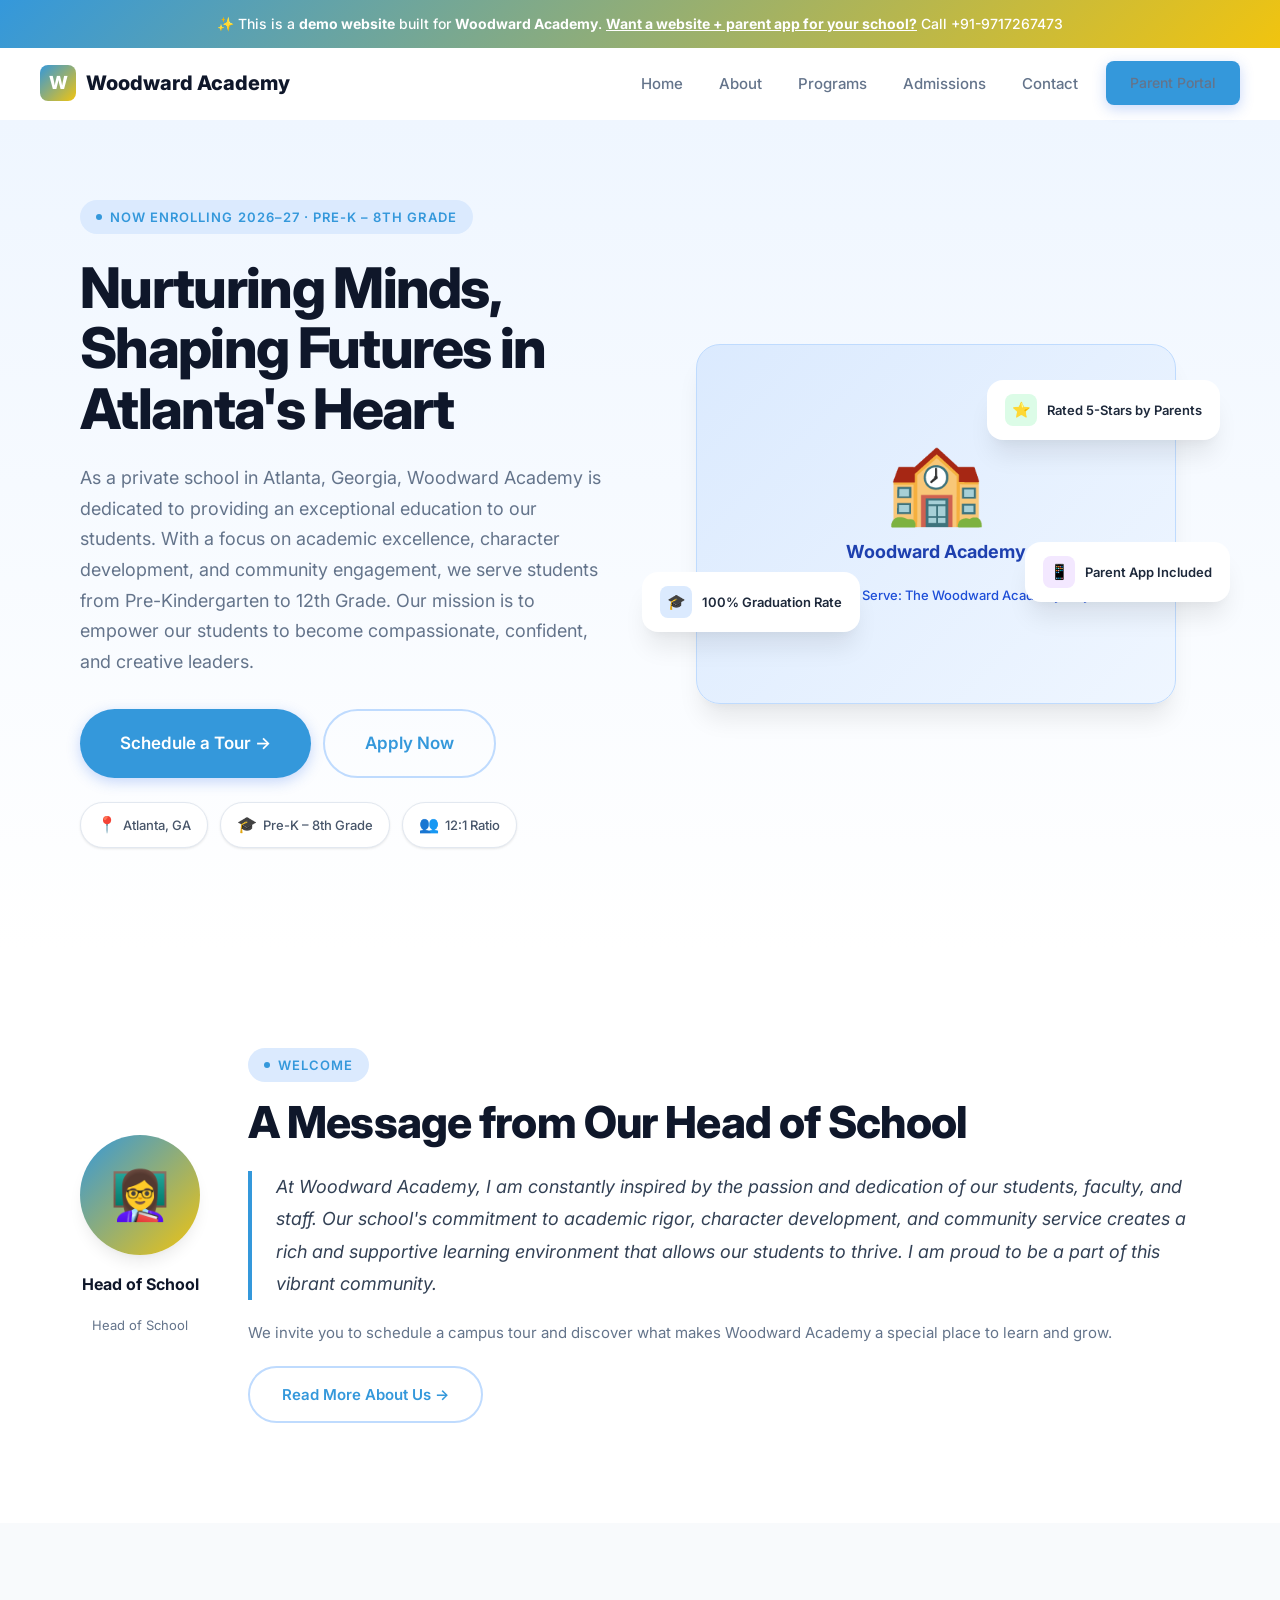
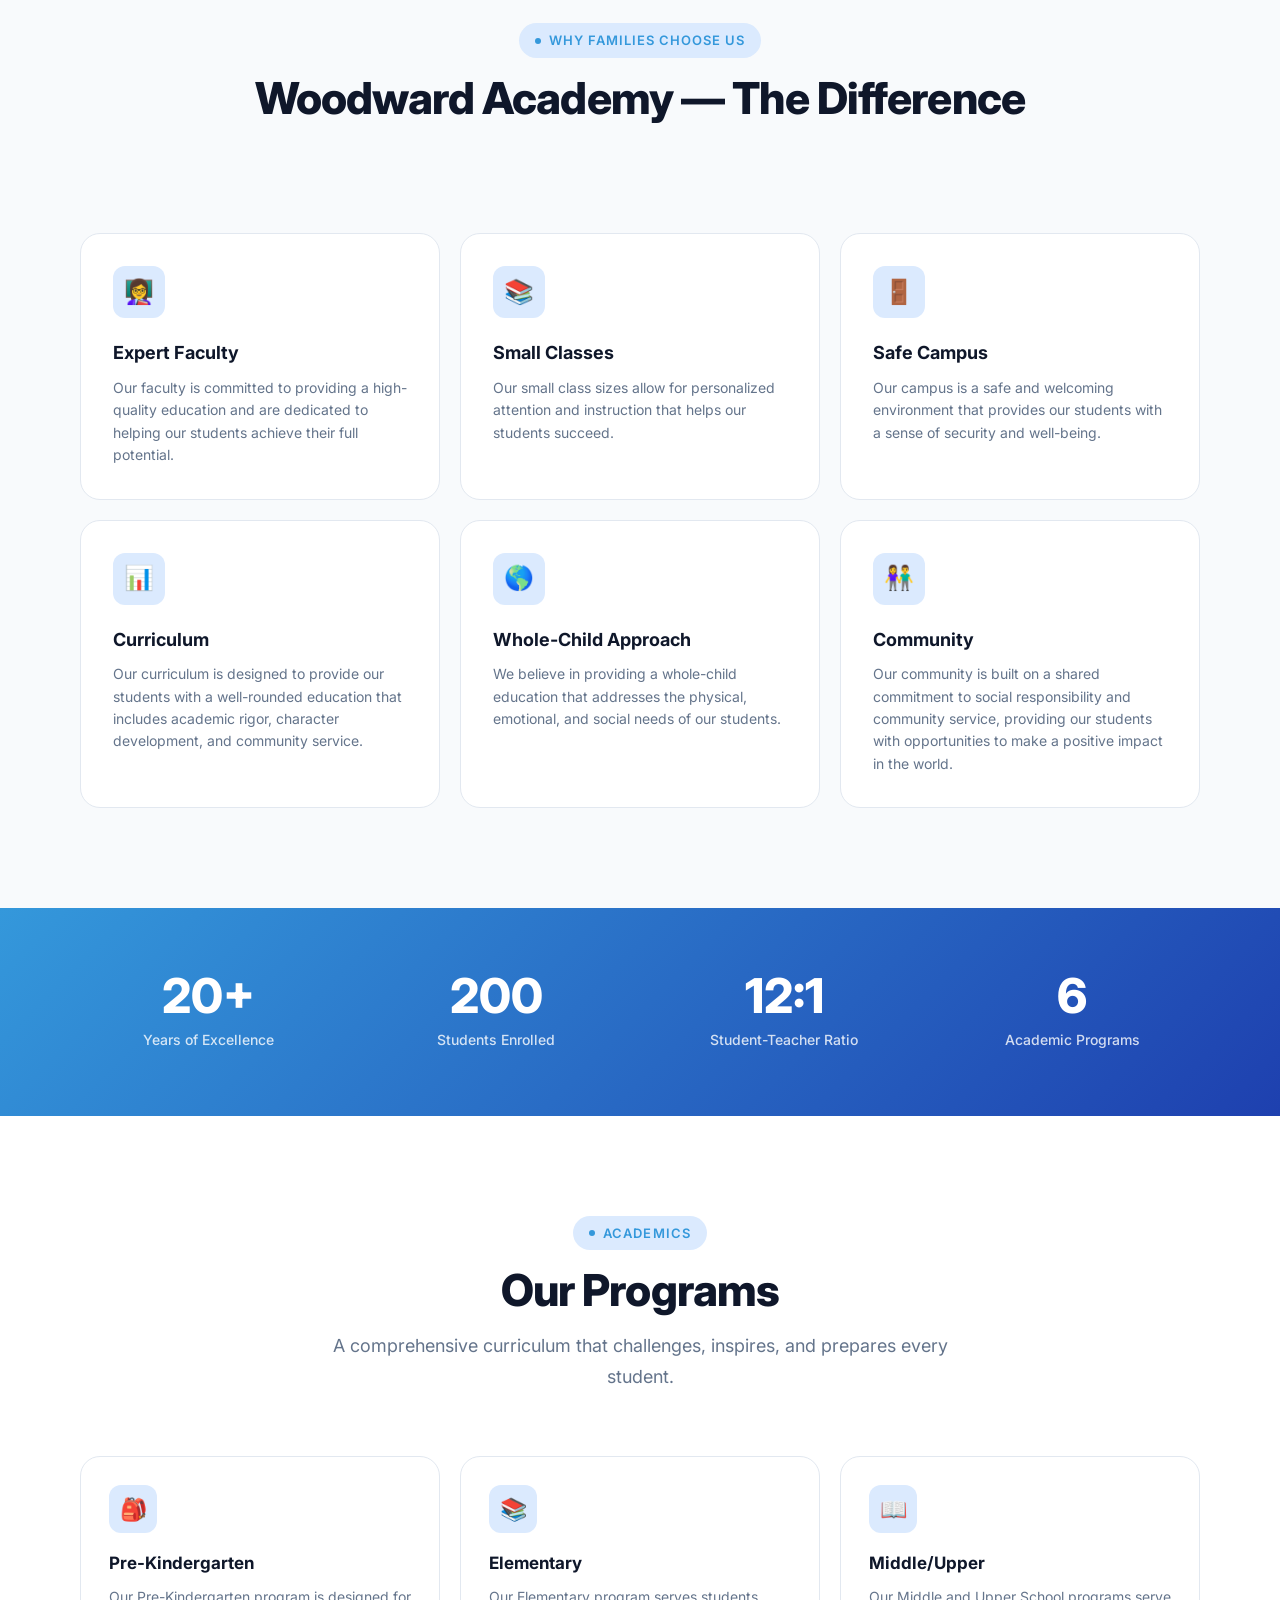
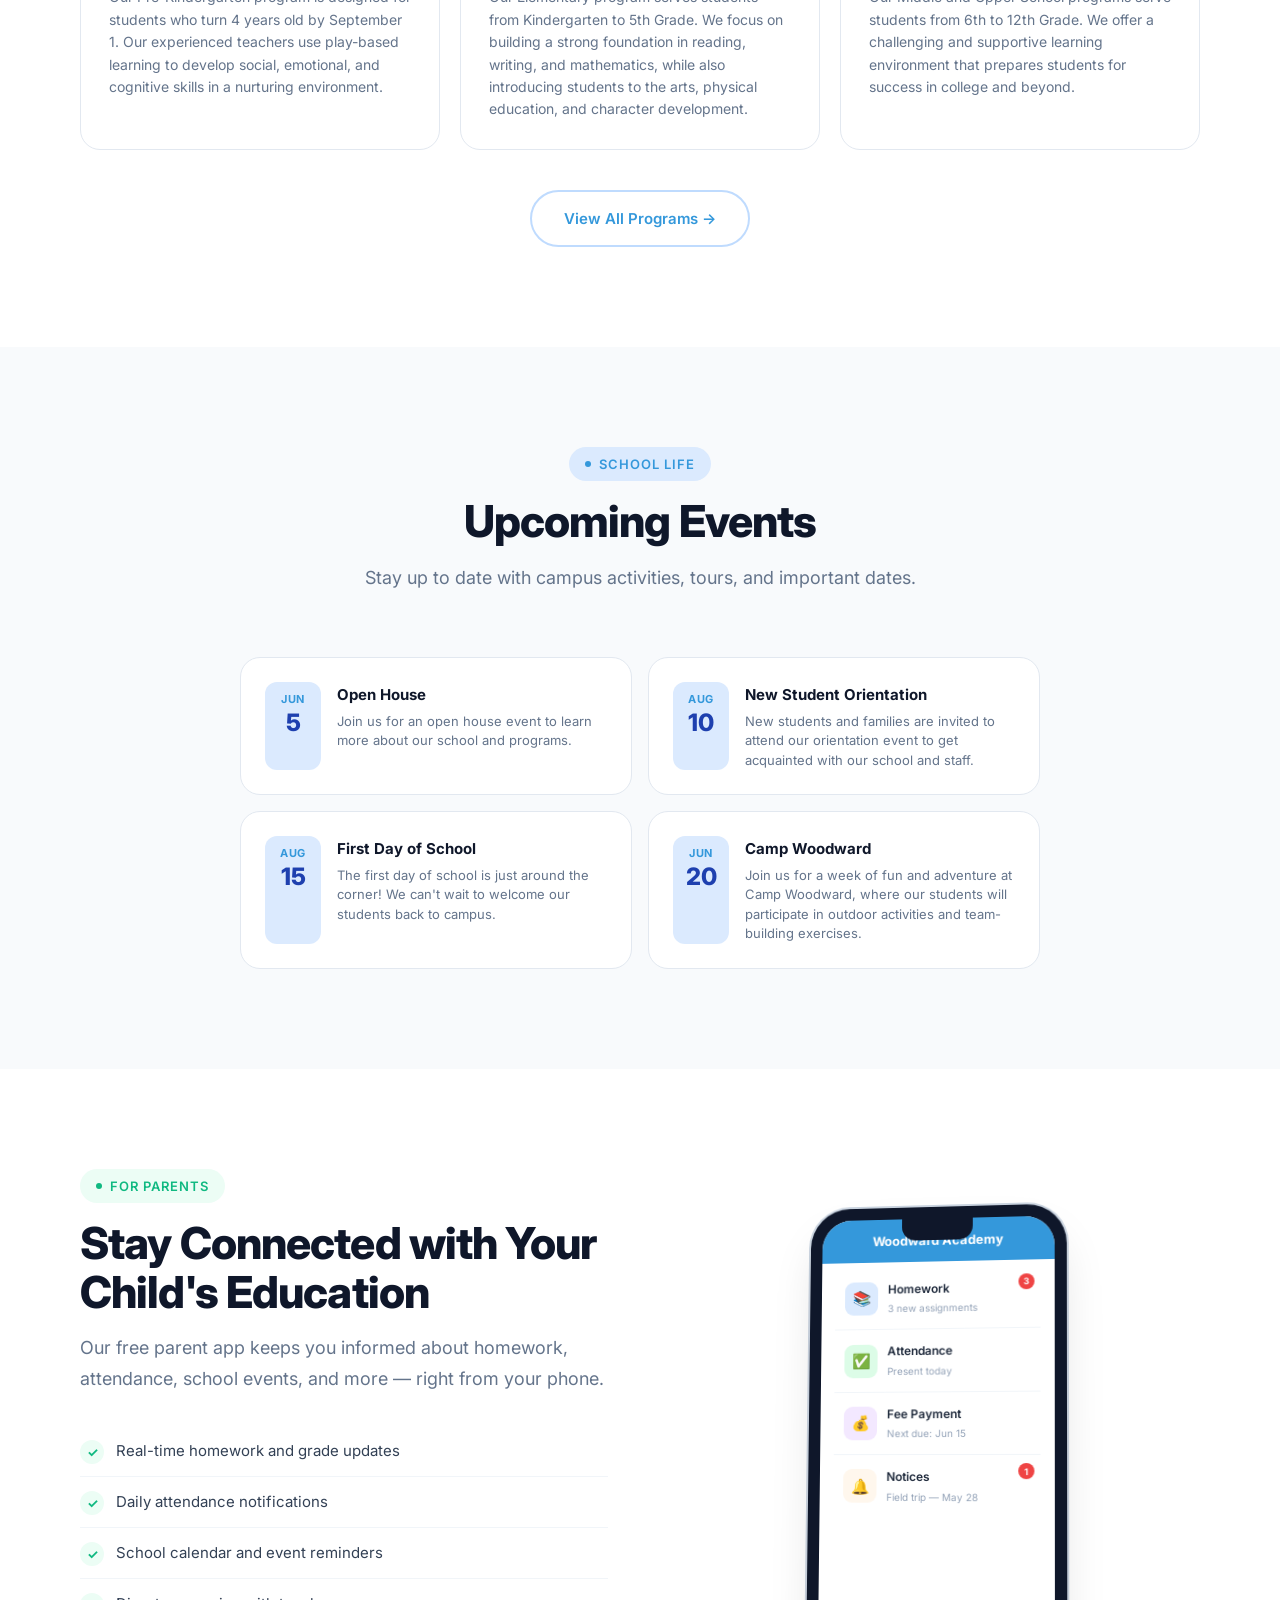
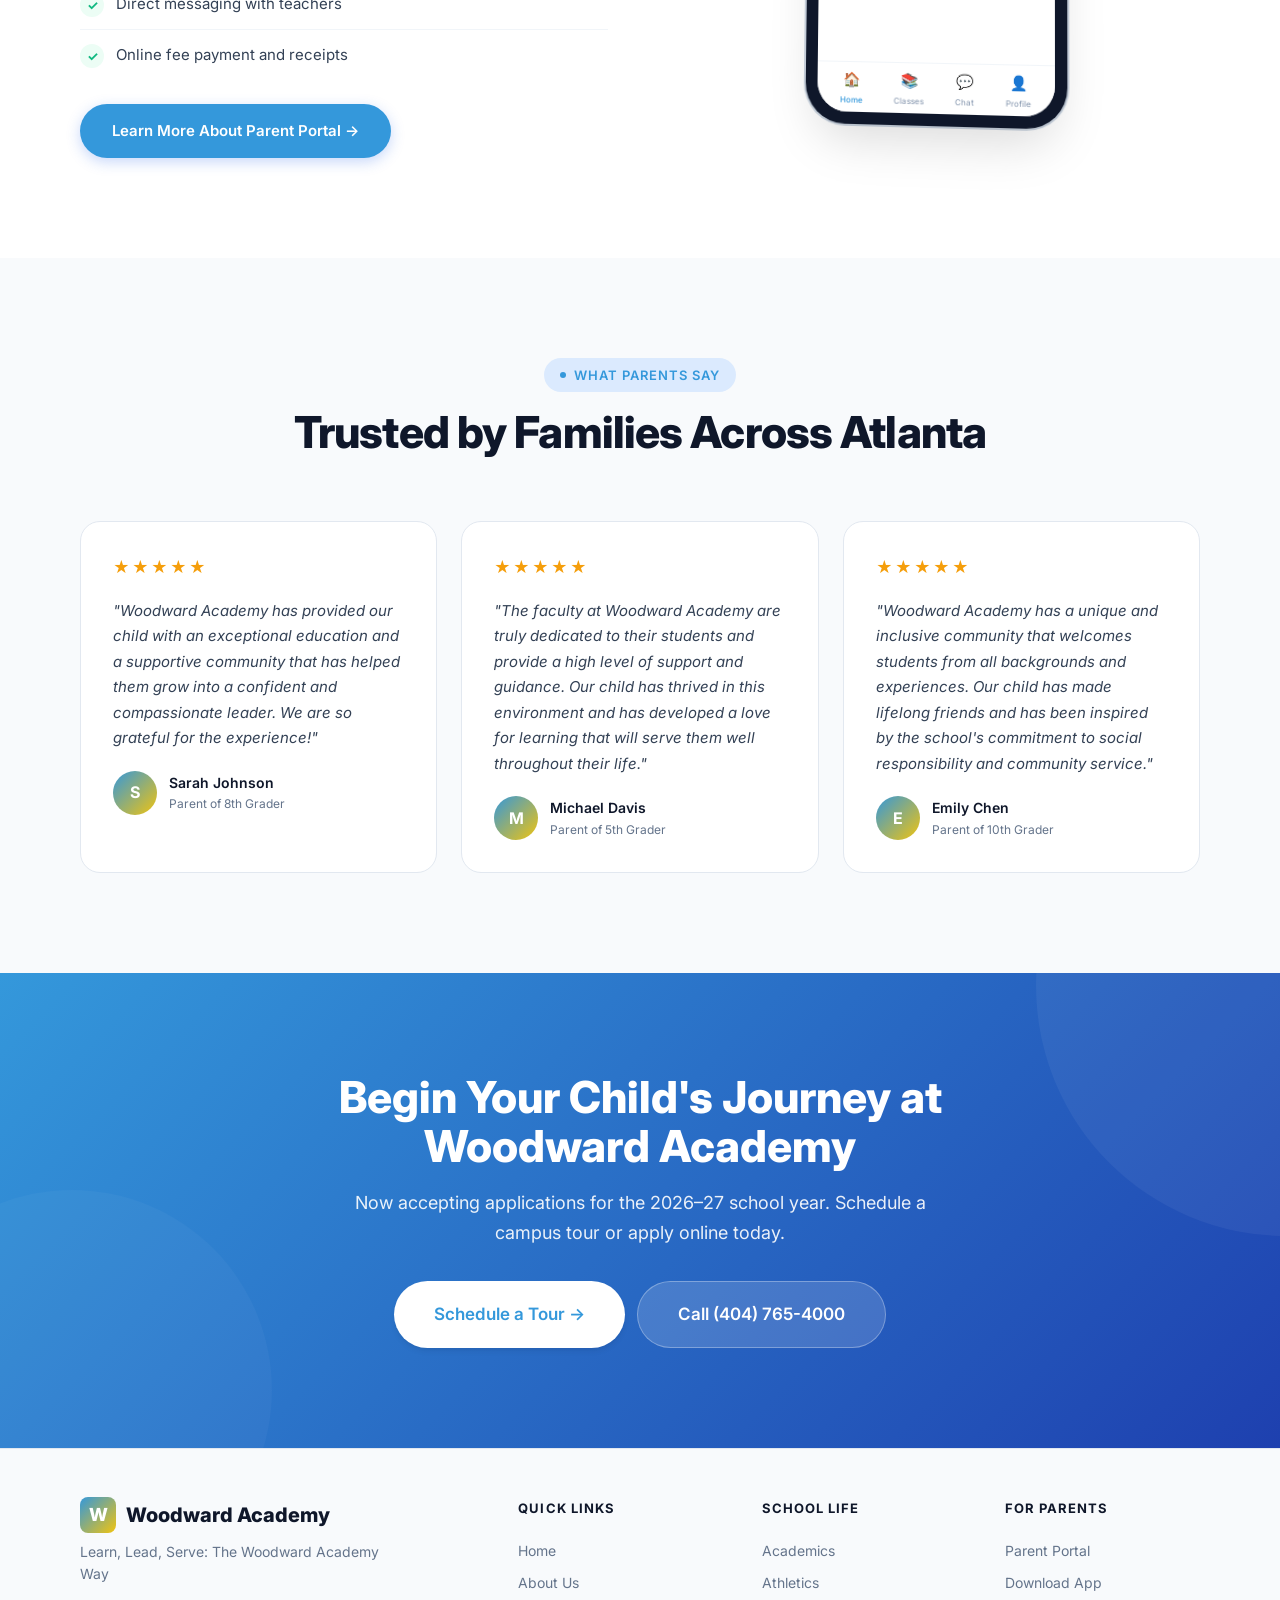
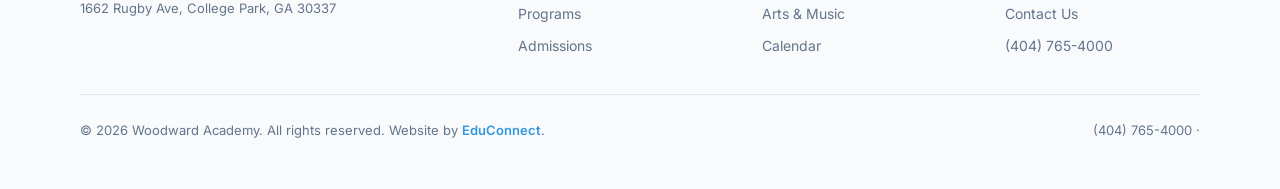
<file: index.html>
<!DOCTYPE html><html lang="en"><head>
  <meta charset="UTF-8"><meta name="viewport" content="width=device-width,initial-scale=1.0">
  <title>Home — Woodward Academy</title>
  <meta name="description" content="Home — Woodward Academy, a premier school in Atlanta, GA serving Pre-K – 8th Grade.">
  <meta property="og:title" content="Home — Woodward Academy"><meta property="og:type" content="website">
  <link rel="preconnect" href="https://fonts.googleapis.com"><link rel="preconnect" href="https://fonts.gstatic.com" crossorigin>
  <link href="https://fonts.googleapis.com/css2?family=Inter:wght@400;500;600;700;800&display=swap" rel="stylesheet">
  <link rel="stylesheet" href="/styles.css"><script src="/main.js" defer></script>
</head><body><div class="demo-banner">
  ✨ This is a <strong>demo website</strong> built for <strong>Woodward Academy</strong>.
  <a href="mailto:bhupender@myfirststepschool.com">Want a website + parent app for your school?</a> Call +91-9717267473
</div>
<nav class="navbar">
  <a href="/" class="logo"><span class="logo-icon">W</span>Woodward Academy</a>
  <div class="nav-links">
    <a href="/">Home</a>
    <a href="/about.html">About</a>
    <a href="/programs.html">Programs</a>
    <a href="/admissions.html">Admissions</a>
    <a href="/contact.html">Contact</a>
    <a href="/parents.html" class="btn btn-primary" style="padding:10px 24px;font-size:14px">Parent Portal</a>
  </div>
  <button class="hamburger" aria-label="Toggle menu"><span></span><span></span><span></span></button>
</nav><main>
<section class="hero"><div class="container"><div class="hero-inner">
  <div class="hero-content">
    <div class="badge animate-on-scroll mb-6">Now Enrolling 2026–27 · Pre-K – 8th Grade</div>
    <h1 class="heading-xl animate-on-scroll mb-6">Nurturing Minds, Shaping Futures in Atlanta's Heart</h1>
    <p class="text-lg text-muted animate-on-scroll mb-8">As a private school in Atlanta, Georgia, Woodward Academy is dedicated to providing an exceptional education to our students. With a focus on academic excellence, character development, and community engagement, we serve students from Pre-Kindergarten to 12th Grade. Our mission is to empower our students to become compassionate, confident, and creative leaders.</p>
    <div class="hero-actions animate-on-scroll">
      <a href="/admissions.html" class="btn btn-primary btn-lg">Schedule a Tour →</a>
      <a href="/admissions.html" class="btn btn-outline btn-lg">Apply Now</a>
    </div>
    <div class="hero-info-cards animate-on-scroll" style="margin-top:24px">
      <div class="info-chip"><span class="ic-icon">📍</span> Atlanta, GA</div>
      <div class="info-chip"><span class="ic-icon">🎓</span> Pre-K – 8th Grade</div>
      <div class="info-chip"><span class="ic-icon">👥</span> 12:1 Ratio</div>
    </div>
  </div>
  <div class="hero-visual animate-on-scroll">
    <div class="school-illustration"><div class="school-illustration-inner">
      <div class="school-building">🏫</div><h3>Woodward Academy</h3><p>Learn, Lead, Serve: The Woodward Academy Way</p>
    </div></div>
    <div class="float-card card-1"><div class="fc-icon green">⭐</div>Rated 5-Stars by Parents</div>
    <div class="float-card card-2"><div class="fc-icon blue">🎓</div>100% Graduation Rate</div>
    <div class="float-card card-3"><div class="fc-icon purple">📱</div>Parent App Included</div>
  </div>
</div></div></section>

<section class="welcome-section section-padding"><div class="container"><div class="welcome-grid">
  <div class="principal-card animate-on-scroll">
    <div class="principal-avatar">👩‍🏫</div>
    <div class="principal-name">Head of School</div><div class="principal-title">Head of School</div>
  </div>
  <div class="welcome-text animate-on-scroll">
    <div class="badge mb-4">Welcome</div>
    <h2 class="heading-lg mb-6">A Message from Our Head of School</h2>
    <blockquote>At Woodward Academy, I am constantly inspired by the passion and dedication of our students, faculty, and staff. Our school's commitment to academic rigor, character development, and community service creates a rich and supportive learning environment that allows our students to thrive. I am proud to be a part of this vibrant community.</blockquote>
    <p>We invite you to schedule a campus tour and discover what makes Woodward Academy a special place to learn and grow.</p>
    <a href="/about.html" class="btn btn-outline" style="margin-top:20px">Read More About Us →</a>
  </div>
</div></div></section>

<section class="features-section section-padding"><div class="container">
  <div class="text-center mb-16">
    <div class="badge animate-on-scroll mb-4">Why Families Choose Us</div>
    <h2 class="heading-lg animate-on-scroll mb-4">Woodward Academy — The Difference</h2>
    <p class="text-lg text-muted max-w-lg mx-auto animate-on-scroll">Discover why families across Atlanta trust us with their children's education.</p>
  </div>
  <div class="features-grid">
      <div class="feature-card animate-on-scroll stagger-1">
        <div class="feature-icon">👩‍🏫</div><h3>Expert Faculty</h3><p>Our faculty is committed to providing a high-quality education and are dedicated to helping our students achieve their full potential.</p>
      </div>
      <div class="feature-card animate-on-scroll stagger-2">
        <div class="feature-icon">📚</div><h3>Small Classes</h3><p>Our small class sizes allow for personalized attention and instruction that helps our students succeed.</p>
      </div>
      <div class="feature-card animate-on-scroll stagger-3">
        <div class="feature-icon">🚪</div><h3>Safe Campus</h3><p>Our campus is a safe and welcoming environment that provides our students with a sense of security and well-being.</p>
      </div>
      <div class="feature-card animate-on-scroll stagger-4">
        <div class="feature-icon">📊</div><h3>Curriculum</h3><p>Our curriculum is designed to provide our students with a well-rounded education that includes academic rigor, character development, and community service.</p>
      </div>
      <div class="feature-card animate-on-scroll stagger-5">
        <div class="feature-icon">🌎</div><h3>Whole-Child Approach</h3><p>We believe in providing a whole-child education that addresses the physical, emotional, and social needs of our students.</p>
      </div>
      <div class="feature-card animate-on-scroll stagger-6">
        <div class="feature-icon">👫</div><h3>Community</h3><p>Our community is built on a shared commitment to social responsibility and community service, providing our students with opportunities to make a positive impact in the world.</p>
      </div></div>
</div></section>

<section class="stats-section"><div class="container"><div class="stats-grid">
  <div class="animate-on-scroll stagger-1"><div class="stat-value" data-count="20" data-suffix="+">0+</div><div class="stat-label">Years of Excellence</div></div>
  <div class="animate-on-scroll stagger-2"><div class="stat-value" data-count="200">0</div><div class="stat-label">Students Enrolled</div></div>
  <div class="animate-on-scroll stagger-3"><div class="stat-value">12:1</div><div class="stat-label">Student-Teacher Ratio</div></div>
  <div class="animate-on-scroll stagger-4"><div class="stat-value" data-count="6">0</div><div class="stat-label">Academic Programs</div></div>
</div></div></section>

<section class="programs-section section-padding"><div class="container">
  <div class="text-center mb-16">
    <div class="badge animate-on-scroll mb-4">Academics</div>
    <h2 class="heading-lg animate-on-scroll mb-4">Our Programs</h2>
    <p class="text-lg text-muted max-w-lg mx-auto animate-on-scroll">A comprehensive curriculum that challenges, inspires, and prepares every student.</p>
  </div>
  <div class="programs-grid">
      <div class="program-card animate-on-scroll stagger-1">
        <div class="program-icon">🎒</div><h3>Pre-Kindergarten</h3><p>Our Pre-Kindergarten program is designed for students who turn 4 years old by September 1. Our experienced teachers use play-based learning to develop social, emotional, and cognitive skills in a nurturing environment.</p>
      </div>
      <div class="program-card animate-on-scroll stagger-2">
        <div class="program-icon">📚</div><h3>Elementary</h3><p>Our Elementary program serves students from Kindergarten to 5th Grade. We focus on building a strong foundation in reading, writing, and mathematics, while also introducing students to the arts, physical education, and character development.</p>
      </div>
      <div class="program-card animate-on-scroll stagger-3">
        <div class="program-icon">📖</div><h3>Middle/Upper</h3><p>Our Middle and Upper School programs serve students from 6th to 12th Grade. We offer a challenging and supportive learning environment that prepares students for success in college and beyond.</p>
      </div></div>
  <div class="text-center animate-on-scroll" style="margin-top:40px"><a href="/programs.html" class="btn btn-outline">View All Programs →</a></div>
</div></section>

<section class="events-section section-padding"><div class="container">
  <div class="text-center mb-16">
    <div class="badge animate-on-scroll mb-4">School Life</div>
    <h2 class="heading-lg animate-on-scroll mb-4">Upcoming Events</h2>
    <p class="text-lg text-muted max-w-lg mx-auto animate-on-scroll">Stay up to date with campus activities, tours, and important dates.</p>
  </div>
  <div class="events-grid"><div class="event-card animate-on-scroll stagger-1">
        <div class="event-date"><div class="month">Jun</div><div class="day">5</div></div>
        <div class="event-info"><h4>Open House</h4><p>Join us for an open house event to learn more about our school and programs.</p></div>
      </div><div class="event-card animate-on-scroll stagger-2">
        <div class="event-date"><div class="month">Aug</div><div class="day">10</div></div>
        <div class="event-info"><h4>New Student Orientation</h4><p>New students and families are invited to attend our orientation event to get acquainted with our school and staff.</p></div>
      </div><div class="event-card animate-on-scroll stagger-3">
        <div class="event-date"><div class="month">Aug</div><div class="day">15</div></div>
        <div class="event-info"><h4>First Day of School</h4><p>The first day of school is just around the corner! We can't wait to welcome our students back to campus.</p></div>
      </div><div class="event-card animate-on-scroll stagger-4">
        <div class="event-date"><div class="month">Jun</div><div class="day">20</div></div>
        <div class="event-info"><h4>Camp Woodward</h4><p>Join us for a week of fun and adventure at Camp Woodward, where our students will participate in outdoor activities and team-building exercises.</p></div>
      </div></div>
</div></section>

<section class="portal-section section-padding"><div class="container"><div class="portal-grid">
  <div>
    <div class="badge accent animate-on-scroll mb-4">For Parents</div>
    <h2 class="heading-lg animate-on-scroll mb-4">Stay Connected with Your Child's Education</h2>
    <p class="text-lg text-muted animate-on-scroll mb-8">Our free parent app keeps you informed about homework, attendance, school events, and more — right from your phone.</p>
    <ul class="portal-features animate-on-scroll">
      <li><span class="pf-icon">✓</span>Real-time homework and grade updates</li>
      <li><span class="pf-icon">✓</span>Daily attendance notifications</li>
      <li><span class="pf-icon">✓</span>School calendar and event reminders</li>
      <li><span class="pf-icon">✓</span>Direct messaging with teachers</li>
      <li><span class="pf-icon">✓</span>Online fee payment and receipts</li>
    </ul>
    <a href="/parents.html" class="btn btn-primary animate-on-scroll" style="margin-top:24px">Learn More About Parent Portal →</a>
  </div>
  <div class="animate-on-scroll" style="display:flex;justify-content:center">
    <div class="phone-mockup"><div class="phone-screen">
      <div class="phone-status-bar">Woodward Academy</div>
      <div class="phone-screen-content">
        <div class="phone-nav-item"><div class="phone-nav-icon blue">📚</div><div><div class="phone-nav-label">Homework</div><div class="phone-nav-sub">3 new assignments</div></div><div class="phone-badge">3</div></div>
        <div class="phone-nav-item"><div class="phone-nav-icon green">✅</div><div><div class="phone-nav-label">Attendance</div><div class="phone-nav-sub">Present today</div></div></div>
        <div class="phone-nav-item"><div class="phone-nav-icon purple">💰</div><div><div class="phone-nav-label">Fee Payment</div><div class="phone-nav-sub">Next due: Jun 15</div></div></div>
        <div class="phone-nav-item"><div class="phone-nav-icon orange">🔔</div><div><div class="phone-nav-label">Notices</div><div class="phone-nav-sub">Field trip — May 28</div></div><div class="phone-badge">1</div></div>
      </div>
      <div class="phone-bottom-bar">
        <div class="phone-tab active"><div style="font-size:14px">🏠</div>Home</div>
        <div class="phone-tab"><div style="font-size:14px">📚</div>Classes</div>
        <div class="phone-tab"><div style="font-size:14px">💬</div>Chat</div>
        <div class="phone-tab"><div style="font-size:14px">👤</div>Profile</div>
      </div>
    </div></div>
  </div>
</div></div></section>

<section class="testimonials-section section-padding"><div class="container">
  <div class="text-center mb-16">
    <div class="badge animate-on-scroll mb-4">What Parents Say</div>
    <h2 class="heading-lg animate-on-scroll mb-4">Trusted by Families Across Atlanta</h2>
  </div>
  <div class="testimonials-grid">
      <div class="testimonial-card animate-on-scroll stagger-1">
        <div class="stars"><span class="star">★</span><span class="star">★</span><span class="star">★</span><span class="star">★</span><span class="star">★</span></div>
        <p class="testimonial-text">"Woodward Academy has provided our child with an exceptional education and a supportive community that has helped them grow into a confident and compassionate leader. We are so grateful for the experience!"</p>
        <div class="testimonial-author"><div class="author-avatar">S</div>
        <div class="author-info"><div class="author-name">Sarah Johnson</div><div class="author-role">Parent of 8th Grader</div></div></div>
      </div>
      <div class="testimonial-card animate-on-scroll stagger-2">
        <div class="stars"><span class="star">★</span><span class="star">★</span><span class="star">★</span><span class="star">★</span><span class="star">★</span></div>
        <p class="testimonial-text">"The faculty at Woodward Academy are truly dedicated to their students and provide a high level of support and guidance. Our child has thrived in this environment and has developed a love for learning that will serve them well throughout their life."</p>
        <div class="testimonial-author"><div class="author-avatar">M</div>
        <div class="author-info"><div class="author-name">Michael Davis</div><div class="author-role">Parent of 5th Grader</div></div></div>
      </div>
      <div class="testimonial-card animate-on-scroll stagger-3">
        <div class="stars"><span class="star">★</span><span class="star">★</span><span class="star">★</span><span class="star">★</span><span class="star">★</span></div>
        <p class="testimonial-text">"Woodward Academy has a unique and inclusive community that welcomes students from all backgrounds and experiences. Our child has made lifelong friends and has been inspired by the school's commitment to social responsibility and community service."</p>
        <div class="testimonial-author"><div class="author-avatar">E</div>
        <div class="author-info"><div class="author-name">Emily Chen</div><div class="author-role">Parent of 10th Grader</div></div></div>
      </div></div>
</div></section>

<section class="cta-section"><div class="container"><div class="cta-content animate-on-scroll">
  <h2>Begin Your Child's Journey at Woodward Academy</h2>
  <p>Now accepting applications for the 2026–27 school year. Schedule a campus tour or apply online today.</p>
  <div class="cta-actions">
    <a href="/admissions.html" class="btn btn-white btn-lg">Schedule a Tour →</a>
    <a href="tel:(404) 765-4000" class="btn btn-lg" style="background:rgba(255,255,255,.15);color:white;border:1px solid rgba(255,255,255,.3)">Call (404) 765-4000</a>
  </div>
</div></div></section>
</main><footer class="footer">
  <div class="container">
    <div class="footer-grid">
      <div class="footer-brand">
        <div class="logo" style="margin-bottom:8px"><span class="logo-icon">W</span>Woodward Academy</div>
        <p>Learn, Lead, Serve: The Woodward Academy Way</p>
        <p style="margin-top:12px;font-size:13px">1662 Rugby Ave, College Park, GA 30337</p>
      </div>
      <div class="footer-col"><h4>Quick Links</h4><a href="/">Home</a><a href="/about.html">About Us</a><a href="/programs.html">Programs</a><a href="/admissions.html">Admissions</a></div>
      <div class="footer-col"><h4>School Life</h4><a href="/programs.html">Academics</a><a href="/programs.html">Athletics</a><a href="/programs.html">Arts &amp; Music</a><a href="/contact.html">Calendar</a></div>
      <div class="footer-col"><h4>For Parents</h4><a href="/parents.html">Parent Portal</a><a href="/parents.html">Download App</a><a href="/contact.html">Contact Us</a><a href="tel:(404) 765-4000">(404) 765-4000</a></div>
    </div>
    <div class="footer-bottom">
      <p>&copy; 2026 Woodward Academy. All rights reserved. Website by <a href="mailto:bhupender@myfirststepschool.com">EduConnect</a>.</p>
      <p>(404) 765-4000 &middot; <a href="mailto:"></a></p>
    </div>
  </div>
</footer></body></html>
</file>
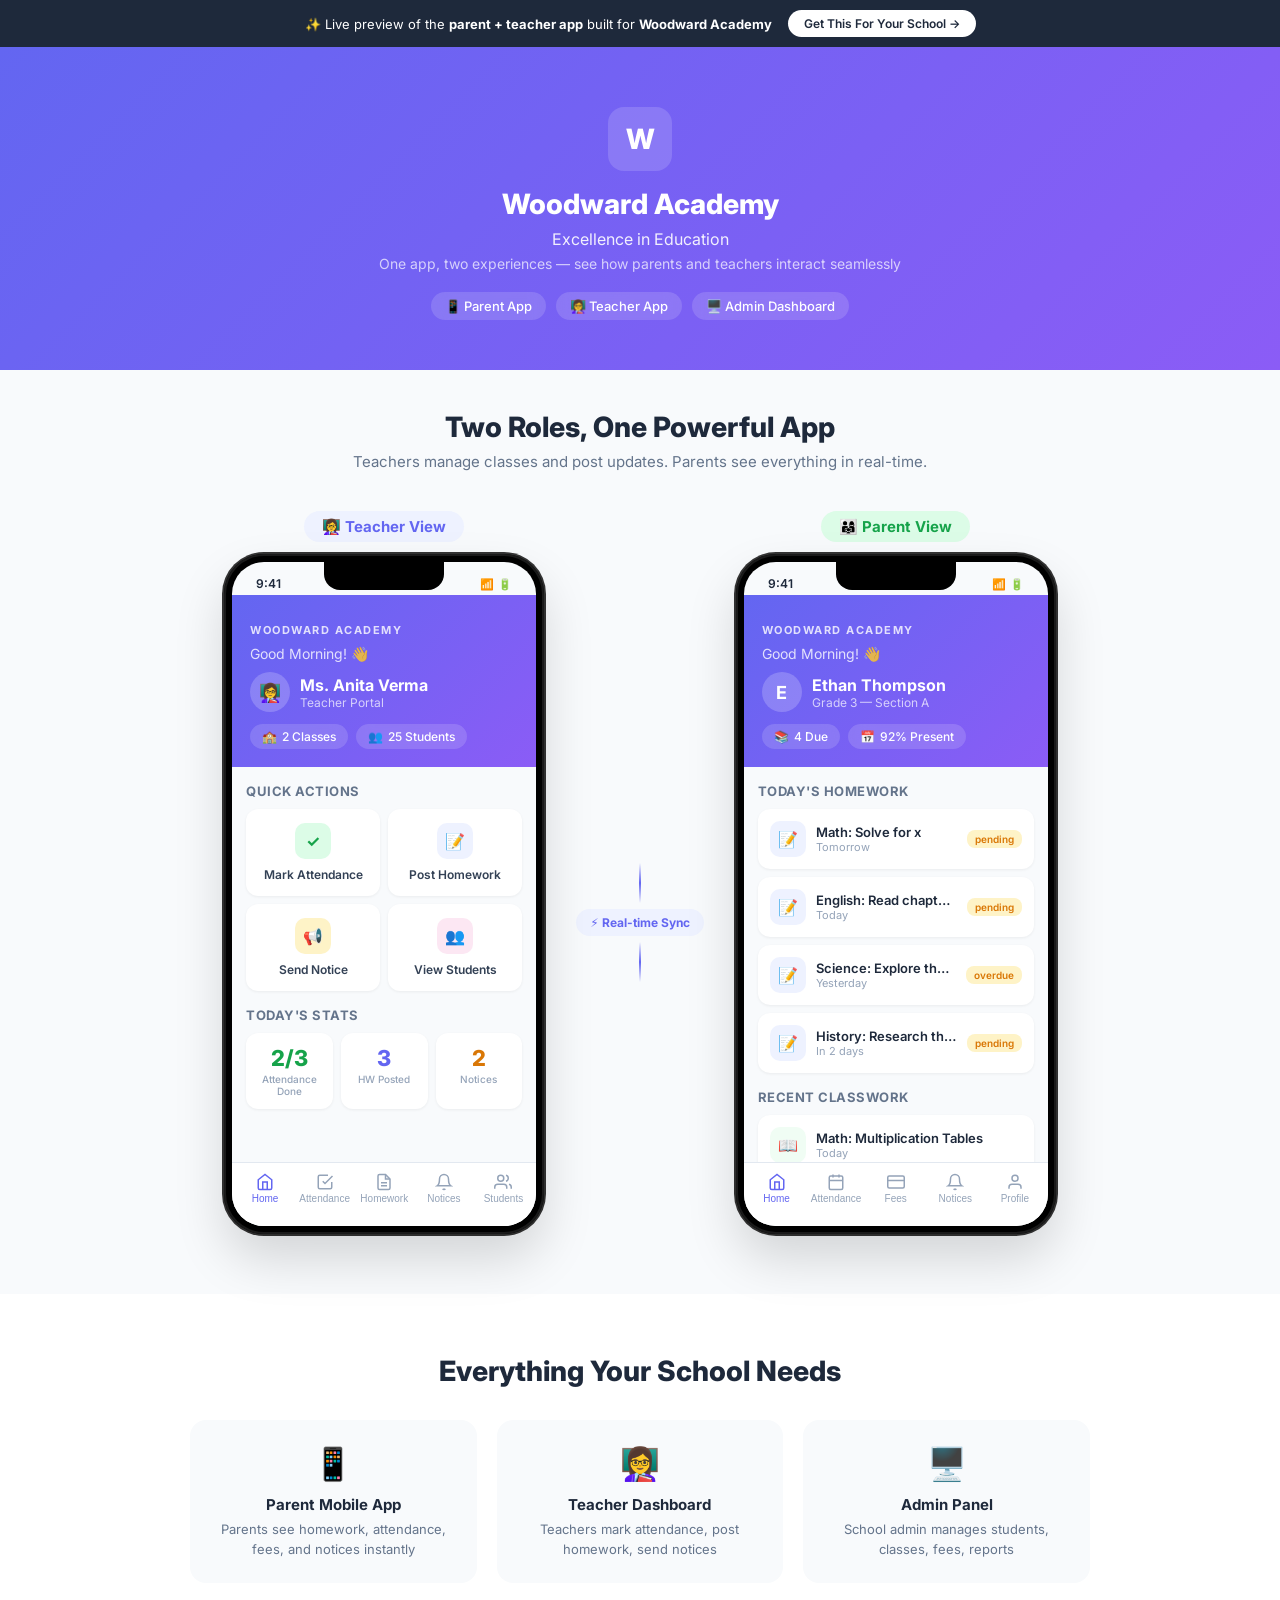
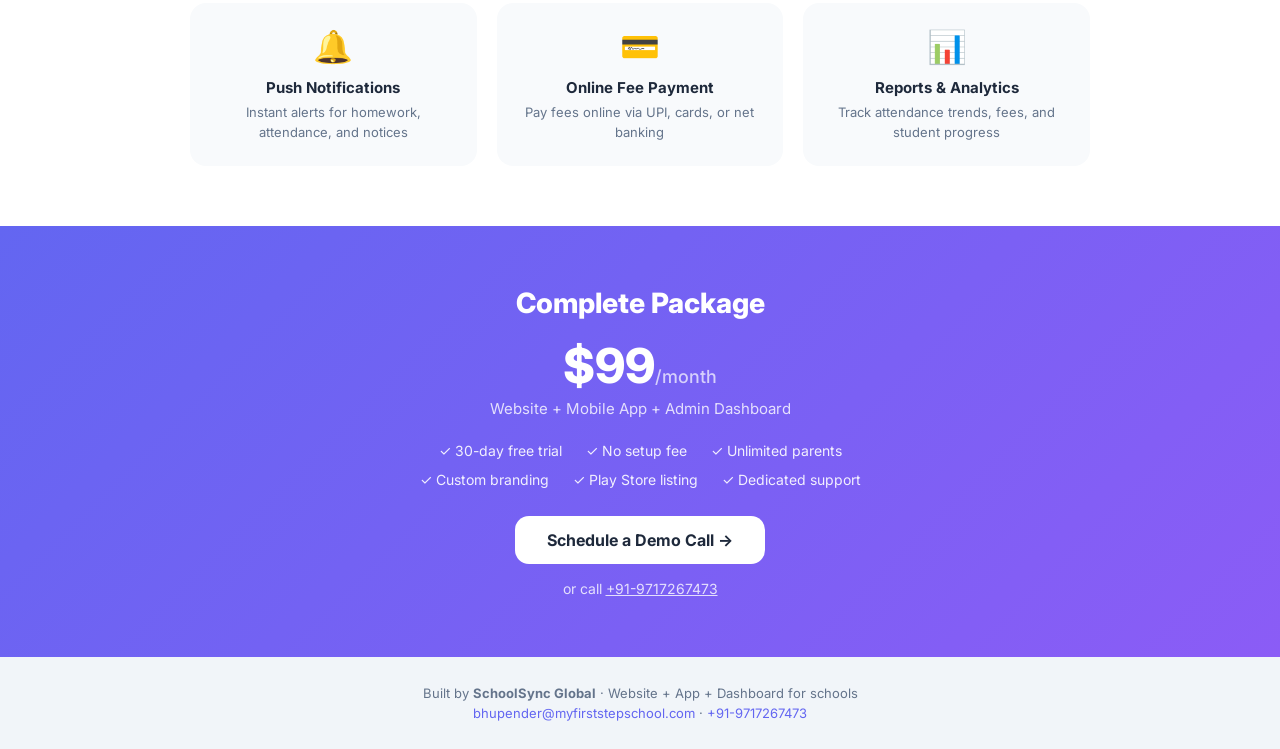
<file: app/index.html>
<!DOCTYPE html>
<html lang="en">
<head>
  <meta charset="UTF-8">
  <meta name="viewport" content="width=device-width,initial-scale=1.0">
  <title>Woodward Academy — App Preview</title>
  <meta name="description" content="See how the Woodward Academy parent &amp; teacher app would look. Homework, attendance, fees, notices — all in one app.">
  <link rel="preconnect" href="https://fonts.googleapis.com">
  <link rel="preconnect" href="https://fonts.gstatic.com" crossorigin>
  <link href="https://fonts.googleapis.com/css2?family=Inter:wght@400;500;600;700;800&display=swap" rel="stylesheet">
  <link rel="stylesheet" href="/app/styles.css">
</head>
<body>
  <!-- Top banner -->
  <div class="demo-banner">
    <div class="banner-inner">
      <span>✨ Live preview of the <strong>parent + teacher app</strong> built for <strong>Woodward Academy</strong></span>
      <a href="mailto:bhupender@myfirststepschool.com" class="banner-cta">Get This For Your School →</a>
    </div>
  </div>

  <!-- Hero section -->
  <div class="hero-section" style="background:linear-gradient(135deg,#6366F1,#8B5CF6)">
    <div class="hero-content">
      <div class="hero-logo" style="background:rgba(255,255,255,.15)">W</div>
      <h1>Woodward Academy</h1>
      <p class="hero-tagline">Excellence in Education</p>
      <p class="hero-desc">One app, two experiences — see how parents and teachers interact seamlessly</p>
      <div class="hero-badges">
        <span class="hero-badge">📱 Parent App</span>
        <span class="hero-badge">👩‍🏫 Teacher App</span>
        <span class="hero-badge">🖥️ Admin Dashboard</span>
      </div>
    </div>
  </div>

  <!-- Dual Phone Section -->
  <div class="phones-section">
    <div class="phones-header">
      <h2>Two Roles, One Powerful App</h2>
      <p>Teachers manage classes and post updates. Parents see everything in real-time.</p>
    </div>

    <div class="phones-container">
      <!-- TEACHER PHONE -->
      <div class="phone-wrapper">
        <div class="phone-label teacher-label">👩‍🏫 Teacher View</div>
        <div class="phone-frame" id="teacher-phone">
          <div class="phone-notch"></div>
          <div class="phone-screen">
            <div class="status-bar">
              <span class="time">9:41</span>
              <div class="status-icons"><span>📶</span><span>🔋</span></div>
            </div>

            <!-- Teacher: Dashboard -->
            <div class="app-screen active" data-screen="t-dashboard" data-phone="teacher">
              <div class="screen-hero" style="background:linear-gradient(135deg,#6366F1,#8B5CF6)">
                <div class="app-name-bar">Woodward Academy</div>
                <div class="hero-greeting">Good Morning! 👋</div>
                <div class="hero-student">
                  <div class="student-avatar">👩‍🏫</div>
                  <div>
                    <div class="student-name">Ms. Anita Verma</div>
                    <div class="student-class">Teacher Portal</div>
                  </div>
                </div>
                <div class="hero-chips">
                  <div class="glass-chip"><span>🏫</span> 2 Classes</div>
                  <div class="glass-chip"><span>👥</span> 25 Students</div>
                </div>
              </div>
              <div class="screen-body">
                <div class="section-label">Quick Actions</div>
                <div class="quick-actions">
                  <div class="action-card" data-goto="t-attendance">
                    <div class="action-icon" style="background:#DCFCE7;color:#16A34A">✓</div>
                    <span>Mark Attendance</span>
                  </div>
                  <div class="action-card" data-goto="t-homework">
                    <div class="action-icon" style="background:#EEF2FF;color:#6366F1">📝</div>
                    <span>Post Homework</span>
                  </div>
                  <div class="action-card" data-goto="t-notices">
                    <div class="action-icon" style="background:#FEF3C7;color:#D97706">📢</div>
                    <span>Send Notice</span>
                  </div>
                  <div class="action-card" data-goto="t-students">
                    <div class="action-icon" style="background:#FCE7F3;color:#DB2777">👥</div>
                    <span>View Students</span>
                  </div>
                </div>
                <div class="section-label" style="margin-top:16px">Today's Stats</div>
                <div class="stats-row">
                  <div class="stat-card"><div class="stat-num" style="color:#16A34A">2/3</div><div class="stat-lbl">Attendance Done</div></div>
                  <div class="stat-card"><div class="stat-num" style="color:#6366F1">3</div><div class="stat-lbl">HW Posted</div></div>
                  <div class="stat-card"><div class="stat-num" style="color:#D97706">2</div><div class="stat-lbl">Notices</div></div>
                </div>
              </div>
            </div>

            <!-- Teacher: Mark Attendance -->
            <div class="app-screen" data-screen="t-attendance" data-phone="teacher">
              <div class="screen-hero compact" style="background:linear-gradient(135deg,#6366F1,#8B5CF6)">
                <div class="app-name-bar">Woodward Academy</div>
                <div class="screen-title">Mark Attendance</div>
                <div class="screen-subtitle">Sunday, May 24, 2026</div>
              </div>
              <div class="screen-body">
                <div class="class-selector"><div class="class-chip active">Grade 3-A</div><div class="class-chip">Grade 3-B</div><div class="class-chip">Grade 4-A</div></div>
                <div class="attendance-toolbar">
                  <button class="att-btn present-btn">All Present</button>
                  <button class="att-btn absent-btn">All Absent</button>
                </div>
                <div id="teacher-attendance-list" class="card-list"></div>
              </div>
            </div>

            <!-- Teacher: Post Homework -->
            <div class="app-screen" data-screen="t-homework" data-phone="teacher">
              <div class="screen-hero compact" style="background:linear-gradient(135deg,#6366F1,#8B5CF6)">
                <div class="app-name-bar">Woodward Academy</div>
                <div class="screen-title">Homework</div>
                <div class="screen-subtitle">Post &amp; Manage</div>
              </div>
              <div class="screen-body">
                <div class="form-area">
                  <div class="form-group"><label class="form-label">Class</label><div class="form-select">Grade 3 — Section A</div></div>
                  <div class="form-group"><label class="form-label">Subject</label><div class="form-select">Mathematics</div></div>
                  <div class="form-group"><label class="form-label">Title</label><div class="form-input-demo">Chapter 5 — Fractions Practice</div></div>
                  <div class="form-group"><label class="form-label">Due Date</label><div class="form-input-demo">Tomorrow</div></div>
                  <button class="submit-btn" style="background:#6366F1">📤 Post Homework</button>
                </div>
                <div class="section-label" style="margin-top:16px">Recently Posted</div>
                <div id="teacher-hw-list" class="card-list"></div>
              </div>
            </div>

            <!-- Teacher: Send Notice -->
            <div class="app-screen" data-screen="t-notices" data-phone="teacher">
              <div class="screen-hero compact" style="background:linear-gradient(135deg,#6366F1,#8B5CF6)">
                <div class="app-name-bar">Woodward Academy</div>
                <div class="screen-title">Notices</div>
                <div class="screen-subtitle">Post Announcements</div>
              </div>
              <div class="screen-body">
                <div class="form-area">
                  <div class="form-group"><label class="form-label">Target</label><div class="class-selector"><div class="class-chip active">All Classes</div><div class="class-chip">3-A</div><div class="class-chip">3-B</div></div></div>
                  <div class="form-group"><label class="form-label">Title</label><div class="form-input-demo">Annual Day Celebration</div></div>
                  <div class="form-group"><label class="form-label">Message</label><div class="form-textarea-demo">Our Annual Day will be held on June 15th. All parents are invited.</div></div>
                  <button class="submit-btn" style="background:#6366F1">📢 Post Notice</button>
                </div>
                <div class="section-label" style="margin-top:16px">Recent</div>
                <div id="teacher-notices-list" class="card-list"></div>
              </div>
            </div>

            <!-- Teacher: Students -->
            <div class="app-screen" data-screen="t-students" data-phone="teacher">
              <div class="screen-hero compact" style="background:linear-gradient(135deg,#6366F1,#8B5CF6)">
                <div class="app-name-bar">Woodward Academy</div>
                <div class="screen-title">Students</div>
                <div class="screen-subtitle">Class Directory</div>
              </div>
              <div class="screen-body">
                <div class="class-selector"><div class="class-chip active">Grade 3-A</div><div class="class-chip">Grade 3-B</div><div class="class-chip">Grade 4-A</div></div>
                <div class="search-bar"><span>🔍</span><span class="search-text">Search students...</span></div>
                <div id="teacher-students-list" class="card-list"></div>
              </div>
            </div>

            <div class="tab-bar">
              <button class="tab active" data-tab="t-dashboard" data-phone="teacher"><svg width="20" height="20" viewBox="0 0 24 24" fill="none" stroke="currentColor" stroke-width="2"><path d="M3 9l9-7 9 7v11a2 2 0 01-2 2H5a2 2 0 01-2-2z"/><polyline points="9 22 9 12 15 12 15 22"/></svg><span>Home</span></button>
              <button class="tab" data-tab="t-attendance" data-phone="teacher"><svg width="20" height="20" viewBox="0 0 24 24" fill="none" stroke="currentColor" stroke-width="2"><path d="M9 11l3 3L22 4"/><path d="M21 12v7a2 2 0 01-2 2H5a2 2 0 01-2-2V5a2 2 0 012-2h11"/></svg><span>Attendance</span></button>
              <button class="tab" data-tab="t-homework" data-phone="teacher"><svg width="20" height="20" viewBox="0 0 24 24" fill="none" stroke="currentColor" stroke-width="2"><path d="M14 2H6a2 2 0 00-2 2v16a2 2 0 002 2h12a2 2 0 002-2V8z"/><polyline points="14 2 14 8 20 8"/><line x1="16" y1="13" x2="8" y2="13"/><line x1="16" y1="17" x2="8" y2="17"/></svg><span>Homework</span></button>
              <button class="tab" data-tab="t-notices" data-phone="teacher"><svg width="20" height="20" viewBox="0 0 24 24" fill="none" stroke="currentColor" stroke-width="2"><path d="M18 8A6 6 0 006 8c0 7-3 9-3 9h18s-3-2-3-9"/><path d="M13.73 21a2 2 0 01-3.46 0"/></svg><span>Notices</span></button>
              <button class="tab" data-tab="t-students" data-phone="teacher"><svg width="20" height="20" viewBox="0 0 24 24" fill="none" stroke="currentColor" stroke-width="2"><path d="M17 21v-2a4 4 0 00-4-4H5a4 4 0 00-4 4v2"/><circle cx="9" cy="7" r="4"/><path d="M23 21v-2a4 4 0 00-3-3.87"/><path d="M16 3.13a4 4 0 010 7.75"/></svg><span>Students</span></button>
            </div>
          </div>
        </div>
      </div>

      <!-- Sync indicator -->
      <div class="sync-arrow">
        <div class="sync-line"></div>
        <div class="sync-badge">⚡ Real-time Sync</div>
        <div class="sync-line"></div>
      </div>

      <!-- PARENT PHONE -->
      <div class="phone-wrapper">
        <div class="phone-label parent-label">👨‍👩‍👧 Parent View</div>
        <div class="phone-frame" id="parent-phone">
          <div class="phone-notch"></div>
          <div class="phone-screen">
            <div class="status-bar">
              <span class="time">9:41</span>
              <div class="status-icons"><span>📶</span><span>🔋</span></div>
            </div>

            <!-- Parent: Home -->
            <div class="app-screen active" data-screen="p-home" data-phone="parent">
              <div class="screen-hero" style="background:linear-gradient(135deg,#6366F1,#8B5CF6)">
                <div class="app-name-bar">Woodward Academy</div>
                <div class="hero-greeting">Good Morning! 👋</div>
                <div class="hero-student">
                  <div class="student-avatar">E</div>
                  <div><div class="student-name">Ethan Thompson</div><div class="student-class">Grade 3 — Section A</div></div>
                </div>
                <div class="hero-chips">
                  <div class="glass-chip"><span>📚</span> 4 Due</div>
                  <div class="glass-chip"><span>📅</span> 92% Present</div>
                </div>
              </div>
              <div class="screen-body">
                <div class="section-label">Today's Homework</div>
                <div id="homework-list" class="card-list"></div>
                <div class="section-label" style="margin-top:16px">Recent Classwork</div>
                <div id="classwork-list" class="card-list"></div>
              </div>
            </div>

            <!-- Parent: Attendance -->
            <div class="app-screen" data-screen="p-attendance" data-phone="parent">
              <div class="screen-hero compact" style="background:linear-gradient(135deg,#6366F1,#8B5CF6)">
                <div class="app-name-bar">Woodward Academy</div>
                <div class="screen-title">Attendance</div>
                <div class="screen-subtitle">May Summary</div>
              </div>
              <div class="screen-body">
                <div class="attendance-ring-area"><div class="ring-container"><svg class="progress-ring" viewBox="0 0 120 120"><circle class="ring-bg" cx="60" cy="60" r="52"/><circle class="ring-progress" cx="60" cy="60" r="52" stroke="#6366F1" stroke-dasharray="326.7" stroke-dashoffset="26"/></svg><div class="ring-label">92%</div></div></div>
                <div class="attendance-stats">
                  <div class="att-stat present"><div class="att-num">22</div><div class="att-label">Present</div></div>
                  <div class="att-stat absent"><div class="att-num">2</div><div class="att-label">Absent</div></div>
                  <div class="att-stat other"><div class="att-num">4</div><div class="att-label">Holiday</div></div>
                </div>
                <div class="section-label">Recent Absences</div>
                <div id="absences-list" class="card-list"></div>
              </div>
            </div>

            <!-- Parent: Fees -->
            <div class="app-screen" data-screen="p-fees" data-phone="parent">
              <div class="screen-hero compact" style="background:linear-gradient(135deg,#6366F1,#8B5CF6)">
                <div class="app-name-bar">Woodward Academy</div>
                <div class="screen-title">Fees</div>
                <div class="screen-subtitle">Payment Summary</div>
              </div>
              <div class="screen-body">
                <div class="fee-summary"><div class="fee-total"><div class="fee-amount">$2,500</div><div class="fee-label">Total This Term</div></div><div class="fee-chips"><div class="fee-chip paid"><span>✓</span> <span>1</span> Paid</div><div class="fee-chip pending"><span>!</span> <span>3</span> Pending</div></div></div>
                <div class="section-label">Fee Details</div>
                <div id="fees-list" class="card-list"></div>
              </div>
            </div>

            <!-- Parent: Notices -->
            <div class="app-screen" data-screen="p-notices" data-phone="parent">
              <div class="screen-hero compact" style="background:linear-gradient(135deg,#6366F1,#8B5CF6)">
                <div class="app-name-bar">Woodward Academy</div>
                <div class="screen-title">Notices</div>
                <div class="screen-subtitle">School Announcements</div>
              </div>
              <div class="screen-body"><div id="notices-list" class="card-list"></div></div>
            </div>

            <!-- Parent: Profile -->
            <div class="app-screen" data-screen="p-profile" data-phone="parent">
              <div class="screen-hero compact" style="background:linear-gradient(135deg,#6366F1,#8B5CF6)">
                <div class="app-name-bar">Woodward Academy</div>
                <div class="screen-title">Profile</div>
                <div class="screen-subtitle">Student Information</div>
              </div>
              <div class="screen-body">
                <div class="profile-header"><div class="profile-avatar" style="background:linear-gradient(135deg,#6366F1,#8B5CF6)">E</div><div class="profile-name">Ethan Thompson</div><div class="profile-class">Grade 3 — Section A · Roll No. 12</div></div>
                <div class="profile-details">
                  <div class="profile-row"><span class="profile-icon">🏫</span><div><div class="pd-label">School</div><div class="pd-value">Woodward Academy</div></div></div>
                  <div class="profile-row"><span class="profile-icon">👨‍👩‍👧</span><div><div class="pd-label">Parent</div><div class="pd-value">John Thompson</div></div></div>
                  <div class="profile-row"><span class="profile-icon">📞</span><div><div class="pd-label">Contact</div><div class="pd-value">123-456-7890</div></div></div>
                  <div class="profile-row"><span class="profile-icon">📧</span><div><div class="pd-label">Email</div><div class="pd-value">john.thompson@example.com</div></div></div>
                  <div class="profile-row"><span class="profile-icon">🩸</span><div><div class="pd-label">Blood Group</div><div class="pd-value">O+</div></div></div>
                </div>
              </div>
            </div>

            <div class="tab-bar">
              <button class="tab active" data-tab="p-home" data-phone="parent"><svg width="20" height="20" viewBox="0 0 24 24" fill="none" stroke="currentColor" stroke-width="2"><path d="M3 9l9-7 9 7v11a2 2 0 01-2 2H5a2 2 0 01-2-2z"/><polyline points="9 22 9 12 15 12 15 22"/></svg><span>Home</span></button>
              <button class="tab" data-tab="p-attendance" data-phone="parent"><svg width="20" height="20" viewBox="0 0 24 24" fill="none" stroke="currentColor" stroke-width="2"><rect x="3" y="4" width="18" height="18" rx="2" ry="2"/><line x1="16" y1="2" x2="16" y2="6"/><line x1="8" y1="2" x2="8" y2="6"/><line x1="3" y1="10" x2="21" y2="10"/></svg><span>Attendance</span></button>
              <button class="tab" data-tab="p-fees" data-phone="parent"><svg width="20" height="20" viewBox="0 0 24 24" fill="none" stroke="currentColor" stroke-width="2"><rect x="1" y="4" width="22" height="16" rx="2" ry="2"/><line x1="1" y1="10" x2="23" y2="10"/></svg><span>Fees</span></button>
              <button class="tab" data-tab="p-notices" data-phone="parent"><svg width="20" height="20" viewBox="0 0 24 24" fill="none" stroke="currentColor" stroke-width="2"><path d="M18 8A6 6 0 006 8c0 7-3 9-3 9h18s-3-2-3-9"/><path d="M13.73 21a2 2 0 01-3.46 0"/></svg><span>Notices</span></button>
              <button class="tab" data-tab="p-profile" data-phone="parent"><svg width="20" height="20" viewBox="0 0 24 24" fill="none" stroke="currentColor" stroke-width="2"><path d="M20 21v-2a4 4 0 00-4-4H8a4 4 0 00-4 4v2"/><circle cx="12" cy="7" r="4"/></svg><span>Profile</span></button>
            </div>
          </div>
        </div>
      </div>
    </div>
  </div>

  <!-- Features -->
  <div class="features-section">
    <div class="features-inner">
      <h2>Everything Your School Needs</h2>
      <div class="features-grid">
        <div class="feat-card"><div class="feat-icon">📱</div><h3>Parent Mobile App</h3><p>Parents see homework, attendance, fees, and notices instantly</p></div>
        <div class="feat-card"><div class="feat-icon">👩‍🏫</div><h3>Teacher Dashboard</h3><p>Teachers mark attendance, post homework, send notices</p></div>
        <div class="feat-card"><div class="feat-icon">🖥️</div><h3>Admin Panel</h3><p>School admin manages students, classes, fees, reports</p></div>
        <div class="feat-card"><div class="feat-icon">🔔</div><h3>Push Notifications</h3><p>Instant alerts for homework, attendance, and notices</p></div>
        <div class="feat-card"><div class="feat-icon">💳</div><h3>Online Fee Payment</h3><p>Pay fees online via UPI, cards, or net banking</p></div>
        <div class="feat-card"><div class="feat-icon">📊</div><h3>Reports &amp; Analytics</h3><p>Track attendance trends, fees, and student progress</p></div>
      </div>
    </div>
  </div>

  <!-- Pricing -->
  <div class="pricing-section" style="background:linear-gradient(135deg,#6366F1,#8B5CF6)">
    <div class="pricing-inner">
      <h2>Complete Package</h2>
      <div class="pricing-price">$99<span>/month</span></div>
      <p class="pricing-sub">Website + Mobile App + Admin Dashboard</p>
      <div class="pricing-features"><span>✓ 30-day free trial</span><span>✓ No setup fee</span><span>✓ Unlimited parents</span><span>✓ Custom branding</span><span>✓ Play Store listing</span><span>✓ Dedicated support</span></div>
      <a href="mailto:bhupender@myfirststepschool.com?subject=Demo%20for%20woodward-academy" class="cta-button-lg">Schedule a Demo Call →</a>
      <p class="pricing-phone">or call <a href="tel:+919717267473">+91-9717267473</a></p>
    </div>
  </div>

  <footer class="demo-footer">
    <div class="footer-inner">
      <p>Built by <strong>SchoolSync Global</strong> · Website + App + Dashboard for schools</p>
      <p><a href="mailto:bhupender@myfirststepschool.com">bhupender@myfirststepschool.com</a> · <a href="tel:+919717267473">+91-9717267473</a></p>
    </div>
  </footer>

  <script>window.__SCHOOL_CONFIG__ = {"homework":[{"subject":"Math","title":"Solve for x","due":"Tomorrow","status":"pending"},{"subject":"English","title":"Read chapter 5","due":"Today","status":"pending"},{"subject":"Science","title":"Explore the solar system","due":"Yesterday","status":"overdue"},{"subject":"History","title":"Research the American Revolution","due":"In 2 days","status":"pending"}],"classwork":[{"subject":"Math","title":"Multiplication Tables","date":"Today"},{"subject":"English","title":"Reading Comprehension","date":"Yesterday"},{"subject":"Science","title":"Experiment with Magnets","date":"2 days ago"}],"absences":[{"date":"2024-05-20","reason":"Illness","status":"approved"},{"date":"2024-05-22","reason":"Family Trip","status":"approved"}],"fees":[{"type":"Tuition","amount":"$1,500","due":"2024-06-01","status":"Pending"},{"type":"Activity Fee","amount":"$200","due":"2024-05-25","status":"Paid"},{"type":"Transportation Fee","amount":"$300","due":"2024-05-28","status":"Pending"},{"type":"Books and Stationery","amount":"₹500","due":"2024-06-05","status":"Pending"}],"notices":[{"title":"School Closure Notice","body":"Due to unforeseen circumstances, school will be closed on May 21st and 22nd.","date":"2024-05-18"},{"title":"Teacher Appreciation Week","body":"We appreciate our dedicated teachers and their hard work.","date":"2024-05-15"},{"title":"Parent-Teacher Conference","body":"Meet with your child's teacher on May 24th to discuss progress.","date":"2024-05-20"},{"title":"Summer Camp Registration","body":"Register your child for our summer camp on May 25th.","date":"2024-05-22"}],"teacher":{"students":[{"name":"Emily Patel","roll":1,"parent":"Raj Patel","color":"#ff9900","textColor":"#000"},{"name":"Lucas Brooks","roll":1,"parent":"Sarah Brooks","color":"#33cc33","textColor":"#000"},{"name":"Mia Kim","roll":1,"parent":"Jin Kim","color":"#6666cc","textColor":"#fff"},{"name":"Noah Lee","roll":1,"parent":"Ji Lee","color":"#ff66cc","textColor":"#000"},{"name":"Isabella Hall","roll":1,"parent":"Michael Hall","color":"#ccff66","textColor":"#000"},{"name":"Logan White","roll":1,"parent":"Amy White","color":"#66ccff","textColor":"#000"},{"name":"Charlotte Brown","roll":1,"parent":"Tom Brown","color":"#ffcc00","textColor":"#000"},{"name":"William Davis","roll":1,"parent":"Kate Davis","color":"#cc00cc","textColor":"#000"},{"name":"Sophia Taylor","roll":1,"parent":"David Taylor","color":"#00cc00","textColor":"#000"},{"name":"Benjamin Martin","roll":1,"parent":"Lisa Martin","color":"#0000cc","textColor":"#fff"}],"recentHomework":[{"subject":"Math","title":"Solve for x","class":"Grade 3 — Section A","date":"2024-05-20"},{"subject":"English","title":"Read chapter 5","class":"Grade 3 — Section A","date":"2024-05-18"},{"subject":"Science","title":"Explore the solar system","class":"Grade 3 — Section A","date":"2024-05-19"}],"recentNotices":[{"title":"School Closure Notice","target":"All Students","date":"2024-05-21"},{"title":"Teacher Appreciation Week","target":"All Parents","date":"2024-05-22"}]}};</script>
  <script src="/app/app.js"></script>
</body>
</html>
</file>
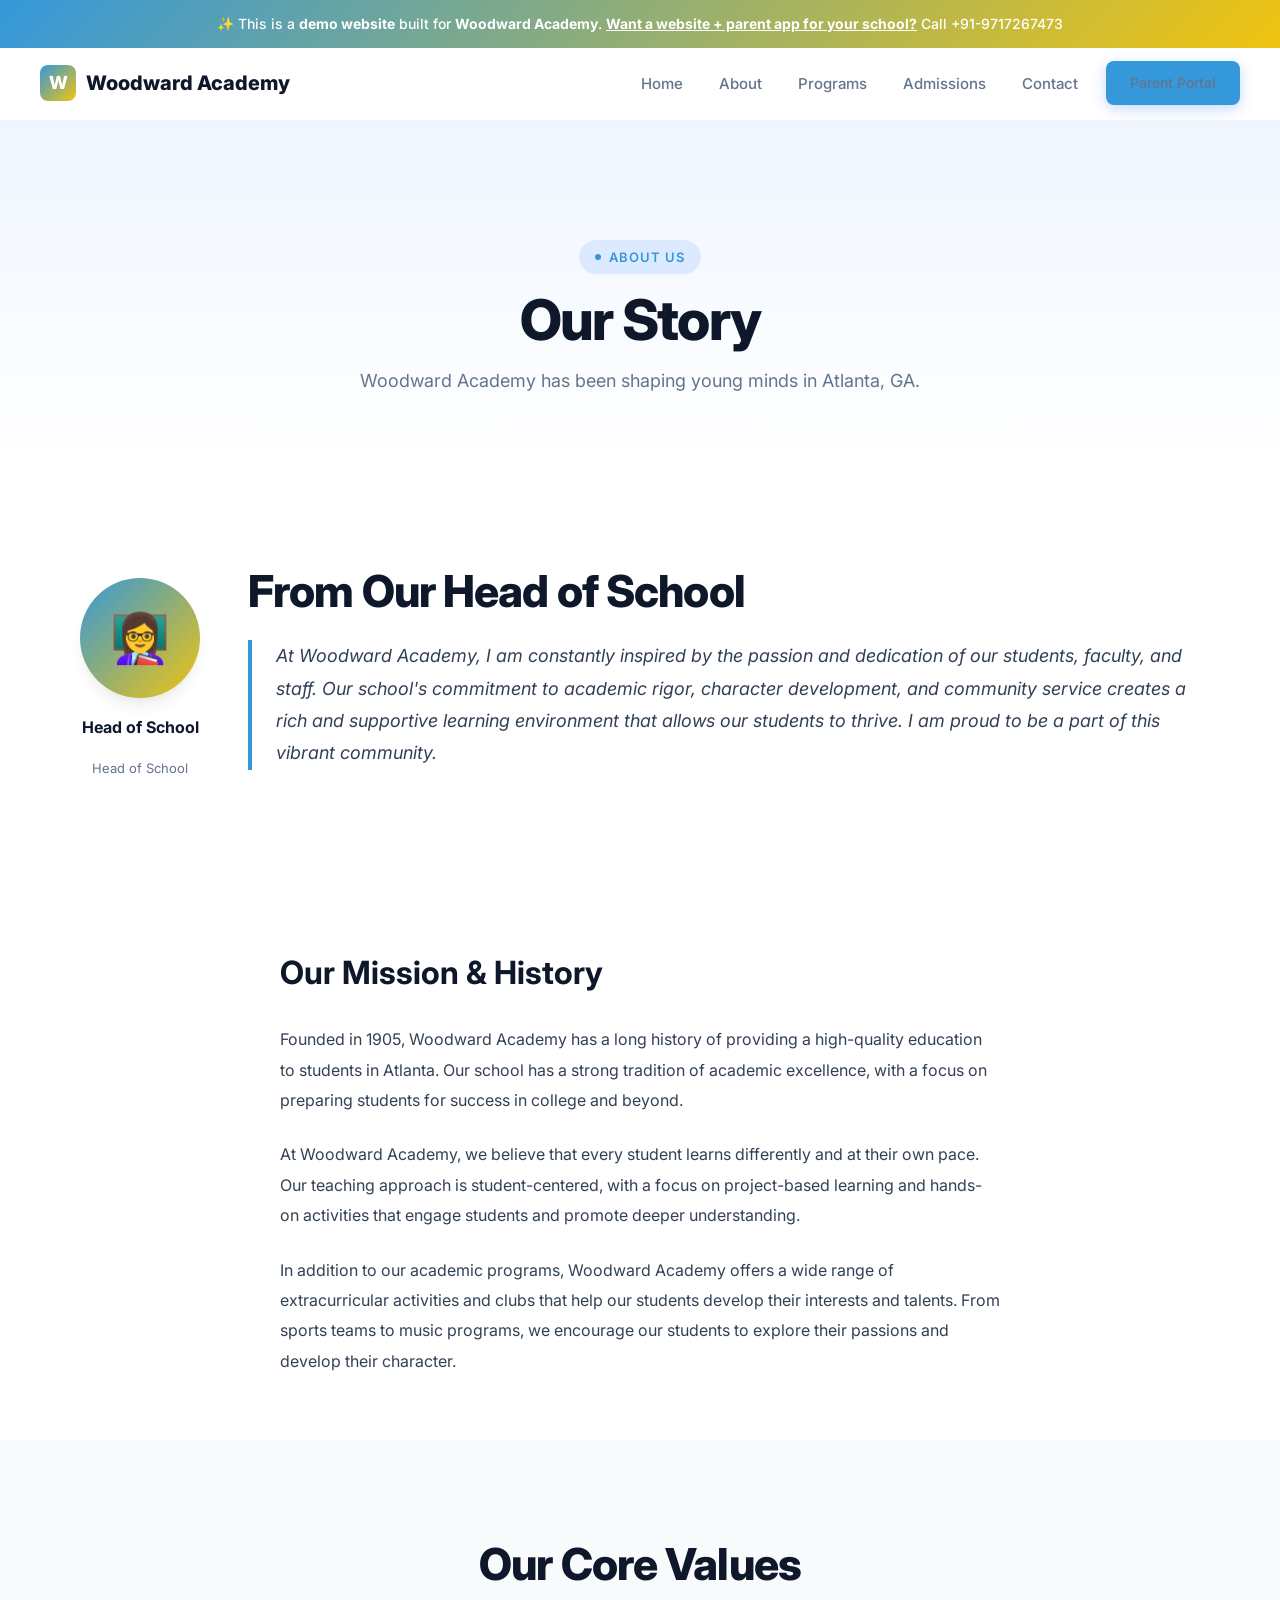
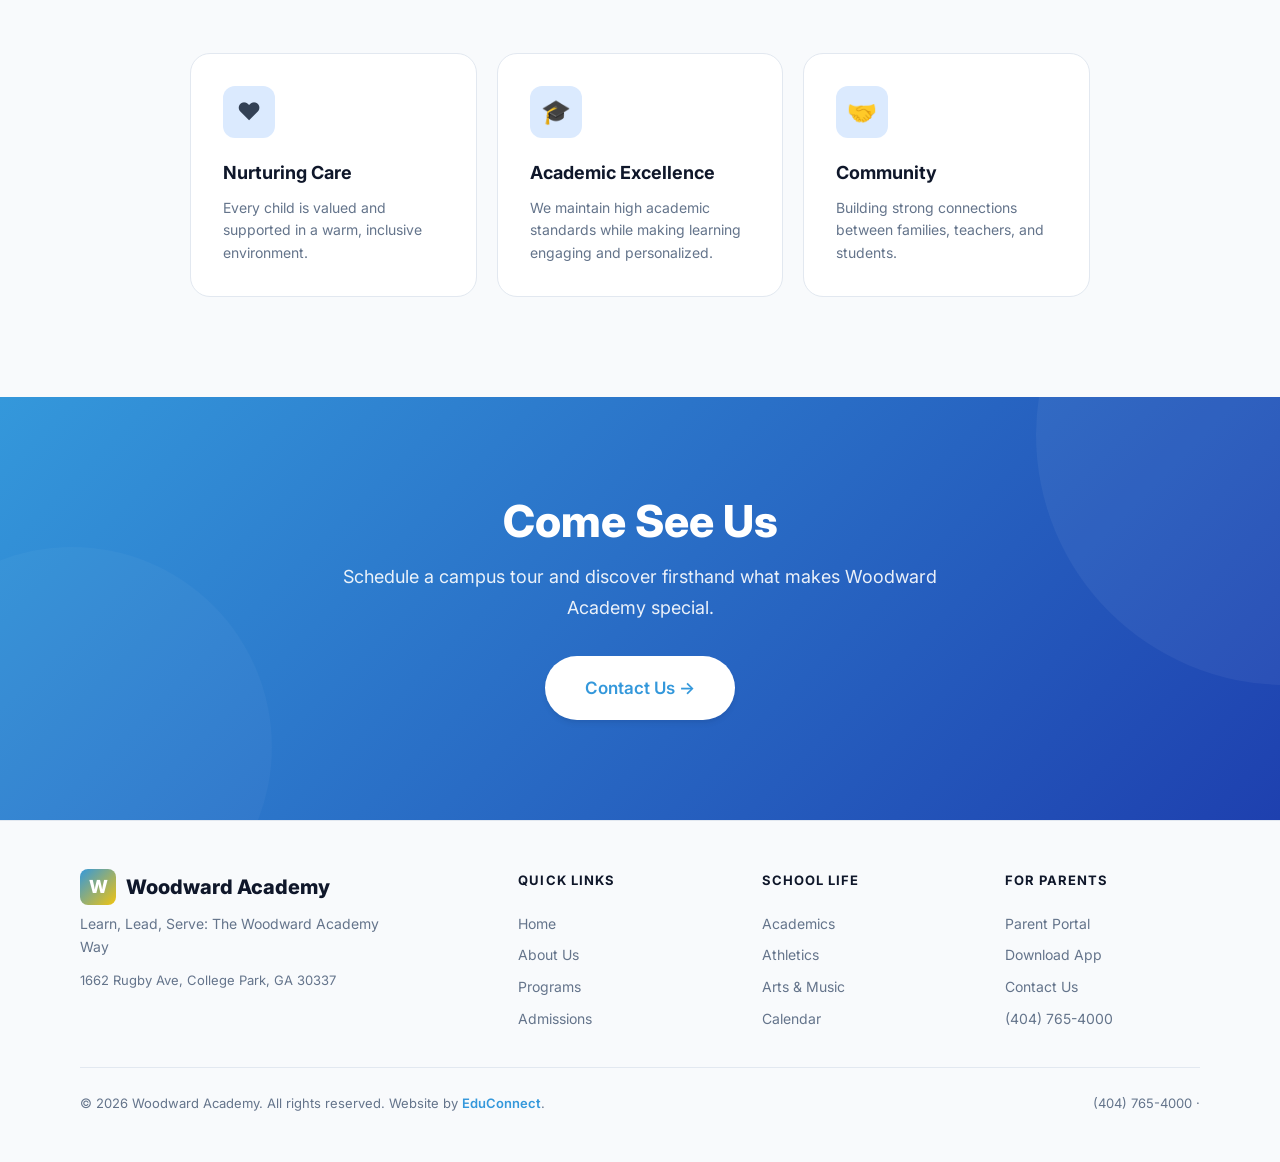
<file: about.html>
<!DOCTYPE html><html lang="en"><head>
  <meta charset="UTF-8"><meta name="viewport" content="width=device-width,initial-scale=1.0">
  <title>About Us — Woodward Academy</title>
  <meta name="description" content="About Us — Woodward Academy, a premier school in Atlanta, GA serving Pre-K – 8th Grade.">
  <meta property="og:title" content="About Us — Woodward Academy"><meta property="og:type" content="website">
  <link rel="preconnect" href="https://fonts.googleapis.com"><link rel="preconnect" href="https://fonts.gstatic.com" crossorigin>
  <link href="https://fonts.googleapis.com/css2?family=Inter:wght@400;500;600;700;800&display=swap" rel="stylesheet">
  <link rel="stylesheet" href="/styles.css"><script src="/main.js" defer></script>
</head><body><div class="demo-banner">
  ✨ This is a <strong>demo website</strong> built for <strong>Woodward Academy</strong>.
  <a href="mailto:bhupender@myfirststepschool.com">Want a website + parent app for your school?</a> Call +91-9717267473
</div>
<nav class="navbar">
  <a href="/" class="logo"><span class="logo-icon">W</span>Woodward Academy</a>
  <div class="nav-links">
    <a href="/">Home</a>
    <a href="/about.html">About</a>
    <a href="/programs.html">Programs</a>
    <a href="/admissions.html">Admissions</a>
    <a href="/contact.html">Contact</a>
    <a href="/parents.html" class="btn btn-primary" style="padding:10px 24px;font-size:14px">Parent Portal</a>
  </div>
  <button class="hamburger" aria-label="Toggle menu"><span></span><span></span><span></span></button>
</nav><main>
<section class="page-hero"><div class="container">
  <div class="badge animate-on-scroll mb-4">About Us</div>
  <h1 class="heading-xl animate-on-scroll mb-4">Our Story</h1>
  <p class="text-lg text-muted max-w-lg mx-auto animate-on-scroll">Woodward Academy has been shaping young minds in Atlanta, GA.</p>
</div></section>
<section class="welcome-section section-padding"><div class="container"><div class="welcome-grid">
  <div class="principal-card animate-on-scroll">
    <div class="principal-avatar">👩‍🏫</div>
    <div class="principal-name">Head of School</div><div class="principal-title">Head of School</div>
  </div>
  <div class="welcome-text animate-on-scroll">
    <h2 class="heading-lg mb-6">From Our Head of School</h2>
    <blockquote>At Woodward Academy, I am constantly inspired by the passion and dedication of our students, faculty, and staff. Our school's commitment to academic rigor, character development, and community service creates a rich and supportive learning environment that allows our students to thrive. I am proud to be a part of this vibrant community.</blockquote>
  </div>
</div></div></section>
<section class="content-section"><div class="container">
  <h2 class="heading-md animate-on-scroll mb-8">Our Mission &amp; History</h2>
  <p class="animate-on-scroll">Founded in 1905, Woodward Academy has a long history of providing a high-quality education to students in Atlanta. Our school has a strong tradition of academic excellence, with a focus on preparing students for success in college and beyond.</p>
<p class="animate-on-scroll">At Woodward Academy, we believe that every student learns differently and at their own pace. Our teaching approach is student-centered, with a focus on project-based learning and hands-on activities that engage students and promote deeper understanding.</p>
<p class="animate-on-scroll">In addition to our academic programs, Woodward Academy offers a wide range of extracurricular activities and clubs that help our students develop their interests and talents. From sports teams to music programs, we encourage our students to explore their passions and develop their character.</p>
</div></section>
<section class="features-section section-padding"><div class="container">
  <div class="text-center mb-16"><h2 class="heading-lg animate-on-scroll mb-4">Our Core Values</h2></div>
  <div class="features-grid" style="max-width:900px;margin:0 auto">
    <div class="feature-card animate-on-scroll stagger-1"><div class="feature-icon">❤️</div><h3>Nurturing Care</h3><p>Every child is valued and supported in a warm, inclusive environment.</p></div>
    <div class="feature-card animate-on-scroll stagger-2"><div class="feature-icon">🎓</div><h3>Academic Excellence</h3><p>We maintain high academic standards while making learning engaging and personalized.</p></div>
    <div class="feature-card animate-on-scroll stagger-3"><div class="feature-icon">🤝</div><h3>Community</h3><p>Building strong connections between families, teachers, and students.</p></div>
  </div>
</div></section>
<section class="cta-section"><div class="container"><div class="cta-content animate-on-scroll">
  <h2>Come See Us</h2>
  <p>Schedule a campus tour and discover firsthand what makes Woodward Academy special.</p>
  <div class="cta-actions"><a href="/contact.html" class="btn btn-white btn-lg">Contact Us →</a></div>
</div></div></section>
</main><footer class="footer">
  <div class="container">
    <div class="footer-grid">
      <div class="footer-brand">
        <div class="logo" style="margin-bottom:8px"><span class="logo-icon">W</span>Woodward Academy</div>
        <p>Learn, Lead, Serve: The Woodward Academy Way</p>
        <p style="margin-top:12px;font-size:13px">1662 Rugby Ave, College Park, GA 30337</p>
      </div>
      <div class="footer-col"><h4>Quick Links</h4><a href="/">Home</a><a href="/about.html">About Us</a><a href="/programs.html">Programs</a><a href="/admissions.html">Admissions</a></div>
      <div class="footer-col"><h4>School Life</h4><a href="/programs.html">Academics</a><a href="/programs.html">Athletics</a><a href="/programs.html">Arts &amp; Music</a><a href="/contact.html">Calendar</a></div>
      <div class="footer-col"><h4>For Parents</h4><a href="/parents.html">Parent Portal</a><a href="/parents.html">Download App</a><a href="/contact.html">Contact Us</a><a href="tel:(404) 765-4000">(404) 765-4000</a></div>
    </div>
    <div class="footer-bottom">
      <p>&copy; 2026 Woodward Academy. All rights reserved. Website by <a href="mailto:bhupender@myfirststepschool.com">EduConnect</a>.</p>
      <p>(404) 765-4000 &middot; <a href="mailto:"></a></p>
    </div>
  </div>
</footer></body></html>
</file>
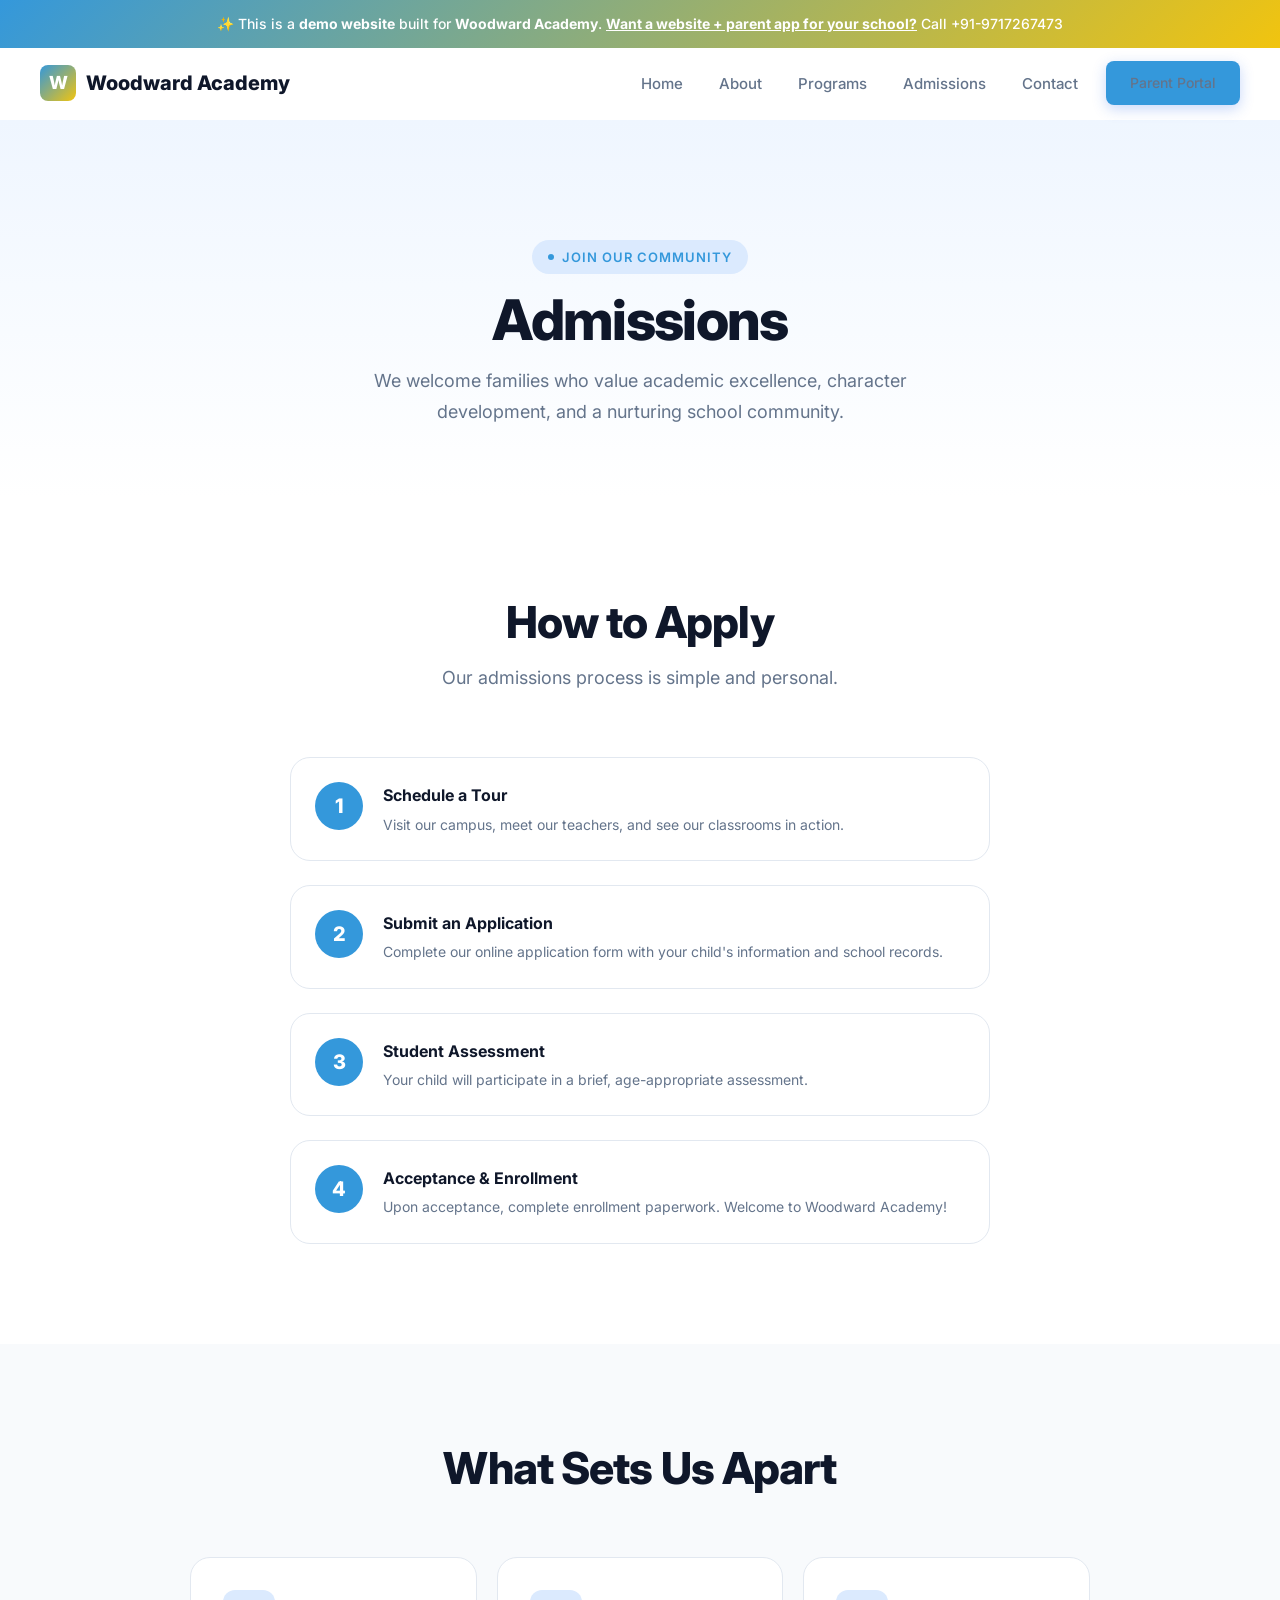
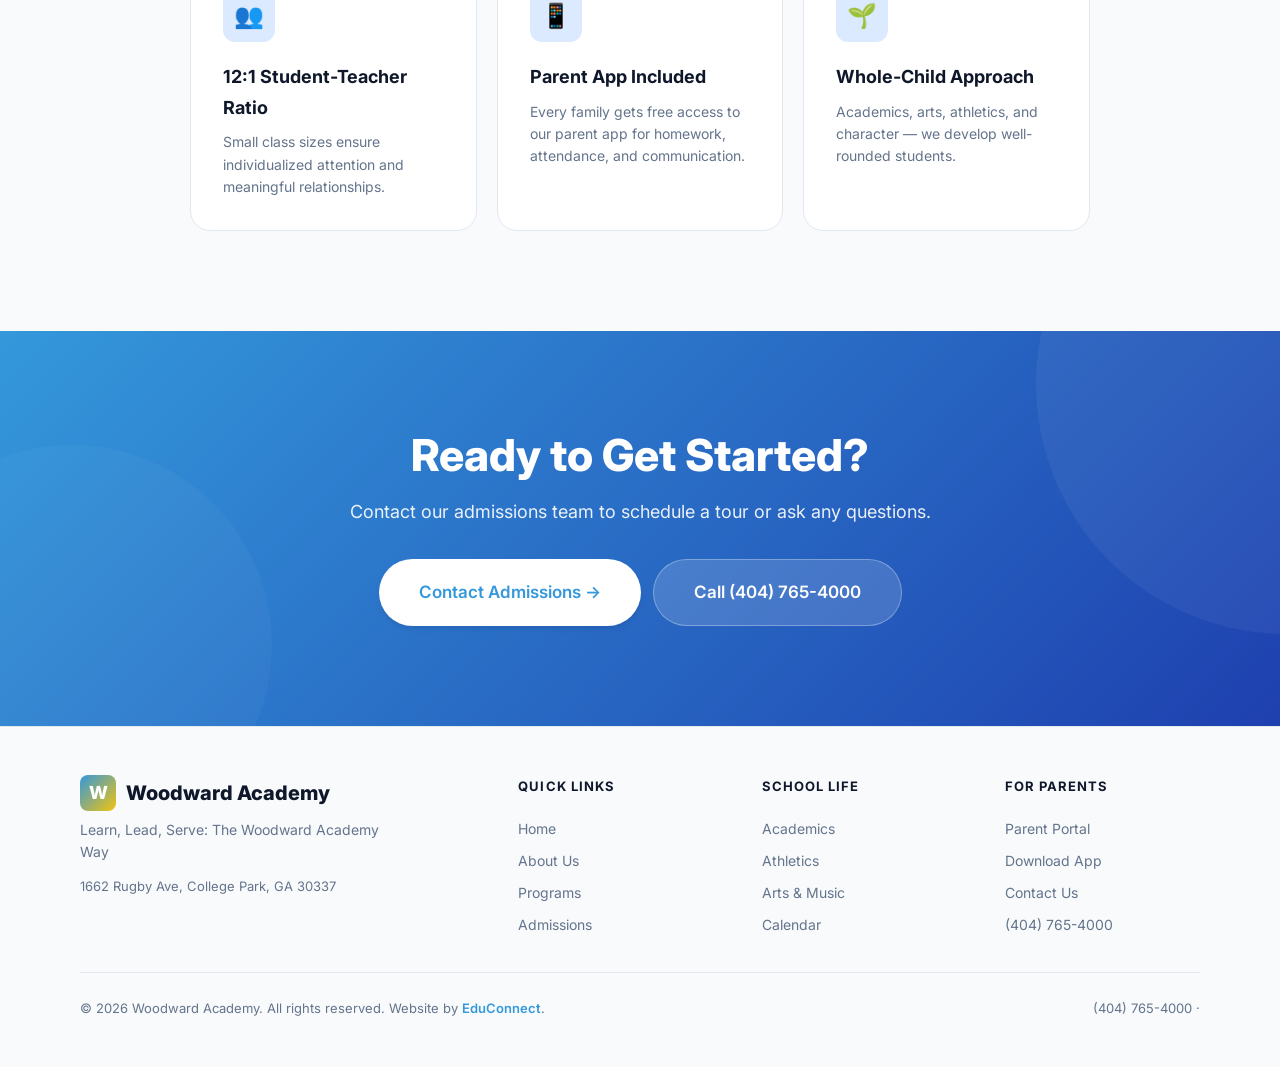
<file: admissions.html>
<!DOCTYPE html><html lang="en"><head>
  <meta charset="UTF-8"><meta name="viewport" content="width=device-width,initial-scale=1.0">
  <title>Admissions — Woodward Academy</title>
  <meta name="description" content="Admissions — Woodward Academy, a premier school in Atlanta, GA serving Pre-K – 8th Grade.">
  <meta property="og:title" content="Admissions — Woodward Academy"><meta property="og:type" content="website">
  <link rel="preconnect" href="https://fonts.googleapis.com"><link rel="preconnect" href="https://fonts.gstatic.com" crossorigin>
  <link href="https://fonts.googleapis.com/css2?family=Inter:wght@400;500;600;700;800&display=swap" rel="stylesheet">
  <link rel="stylesheet" href="/styles.css"><script src="/main.js" defer></script>
</head><body><div class="demo-banner">
  ✨ This is a <strong>demo website</strong> built for <strong>Woodward Academy</strong>.
  <a href="mailto:bhupender@myfirststepschool.com">Want a website + parent app for your school?</a> Call +91-9717267473
</div>
<nav class="navbar">
  <a href="/" class="logo"><span class="logo-icon">W</span>Woodward Academy</a>
  <div class="nav-links">
    <a href="/">Home</a>
    <a href="/about.html">About</a>
    <a href="/programs.html">Programs</a>
    <a href="/admissions.html">Admissions</a>
    <a href="/contact.html">Contact</a>
    <a href="/parents.html" class="btn btn-primary" style="padding:10px 24px;font-size:14px">Parent Portal</a>
  </div>
  <button class="hamburger" aria-label="Toggle menu"><span></span><span></span><span></span></button>
</nav><main>
<section class="page-hero"><div class="container">
  <div class="badge animate-on-scroll mb-4">Join Our Community</div>
  <h1 class="heading-xl animate-on-scroll mb-4">Admissions</h1>
  <p class="text-lg text-muted max-w-lg mx-auto animate-on-scroll">We welcome families who value academic excellence, character development, and a nurturing school community.</p>
</div></section>
<section class="section-padding"><div class="container">
  <div class="text-center mb-16">
    <h2 class="heading-lg animate-on-scroll mb-4">How to Apply</h2>
    <p class="text-lg text-muted max-w-lg mx-auto animate-on-scroll">Our admissions process is simple and personal.</p>
  </div>
  <div class="admissions-steps">
    <div class="adm-step animate-on-scroll stagger-1"><div class="adm-step-num">1</div><div><h4>Schedule a Tour</h4><p>Visit our campus, meet our teachers, and see our classrooms in action.</p></div></div>
    <div class="adm-step animate-on-scroll stagger-2"><div class="adm-step-num">2</div><div><h4>Submit an Application</h4><p>Complete our online application form with your child's information and school records.</p></div></div>
    <div class="adm-step animate-on-scroll stagger-3"><div class="adm-step-num">3</div><div><h4>Student Assessment</h4><p>Your child will participate in a brief, age-appropriate assessment.</p></div></div>
    <div class="adm-step animate-on-scroll stagger-4"><div class="adm-step-num">4</div><div><h4>Acceptance &amp; Enrollment</h4><p>Upon acceptance, complete enrollment paperwork. Welcome to Woodward Academy!</p></div></div>
  </div>
</div></section>
<section class="features-section section-padding"><div class="container">
  <div class="text-center mb-16"><h2 class="heading-lg animate-on-scroll mb-4">What Sets Us Apart</h2></div>
  <div class="features-grid" style="max-width:900px;margin:0 auto">
    <div class="feature-card animate-on-scroll stagger-1"><div class="feature-icon">👥</div><h3>12:1 Student-Teacher Ratio</h3><p>Small class sizes ensure individualized attention and meaningful relationships.</p></div>
    <div class="feature-card animate-on-scroll stagger-2"><div class="feature-icon">📱</div><h3>Parent App Included</h3><p>Every family gets free access to our parent app for homework, attendance, and communication.</p></div>
    <div class="feature-card animate-on-scroll stagger-3"><div class="feature-icon">🌱</div><h3>Whole-Child Approach</h3><p>Academics, arts, athletics, and character — we develop well-rounded students.</p></div>
  </div>
</div></section>
<section class="cta-section"><div class="container"><div class="cta-content animate-on-scroll">
  <h2>Ready to Get Started?</h2>
  <p>Contact our admissions team to schedule a tour or ask any questions.</p>
  <div class="cta-actions">
    <a href="/contact.html" class="btn btn-white btn-lg">Contact Admissions →</a>
    <a href="tel:(404) 765-4000" class="btn btn-lg" style="background:rgba(255,255,255,.15);color:white;border:1px solid rgba(255,255,255,.3)">Call (404) 765-4000</a>
  </div>
</div></div></section>
</main><footer class="footer">
  <div class="container">
    <div class="footer-grid">
      <div class="footer-brand">
        <div class="logo" style="margin-bottom:8px"><span class="logo-icon">W</span>Woodward Academy</div>
        <p>Learn, Lead, Serve: The Woodward Academy Way</p>
        <p style="margin-top:12px;font-size:13px">1662 Rugby Ave, College Park, GA 30337</p>
      </div>
      <div class="footer-col"><h4>Quick Links</h4><a href="/">Home</a><a href="/about.html">About Us</a><a href="/programs.html">Programs</a><a href="/admissions.html">Admissions</a></div>
      <div class="footer-col"><h4>School Life</h4><a href="/programs.html">Academics</a><a href="/programs.html">Athletics</a><a href="/programs.html">Arts &amp; Music</a><a href="/contact.html">Calendar</a></div>
      <div class="footer-col"><h4>For Parents</h4><a href="/parents.html">Parent Portal</a><a href="/parents.html">Download App</a><a href="/contact.html">Contact Us</a><a href="tel:(404) 765-4000">(404) 765-4000</a></div>
    </div>
    <div class="footer-bottom">
      <p>&copy; 2026 Woodward Academy. All rights reserved. Website by <a href="mailto:bhupender@myfirststepschool.com">EduConnect</a>.</p>
      <p>(404) 765-4000 &middot; <a href="mailto:"></a></p>
    </div>
  </div>
</footer></body></html>
</file>
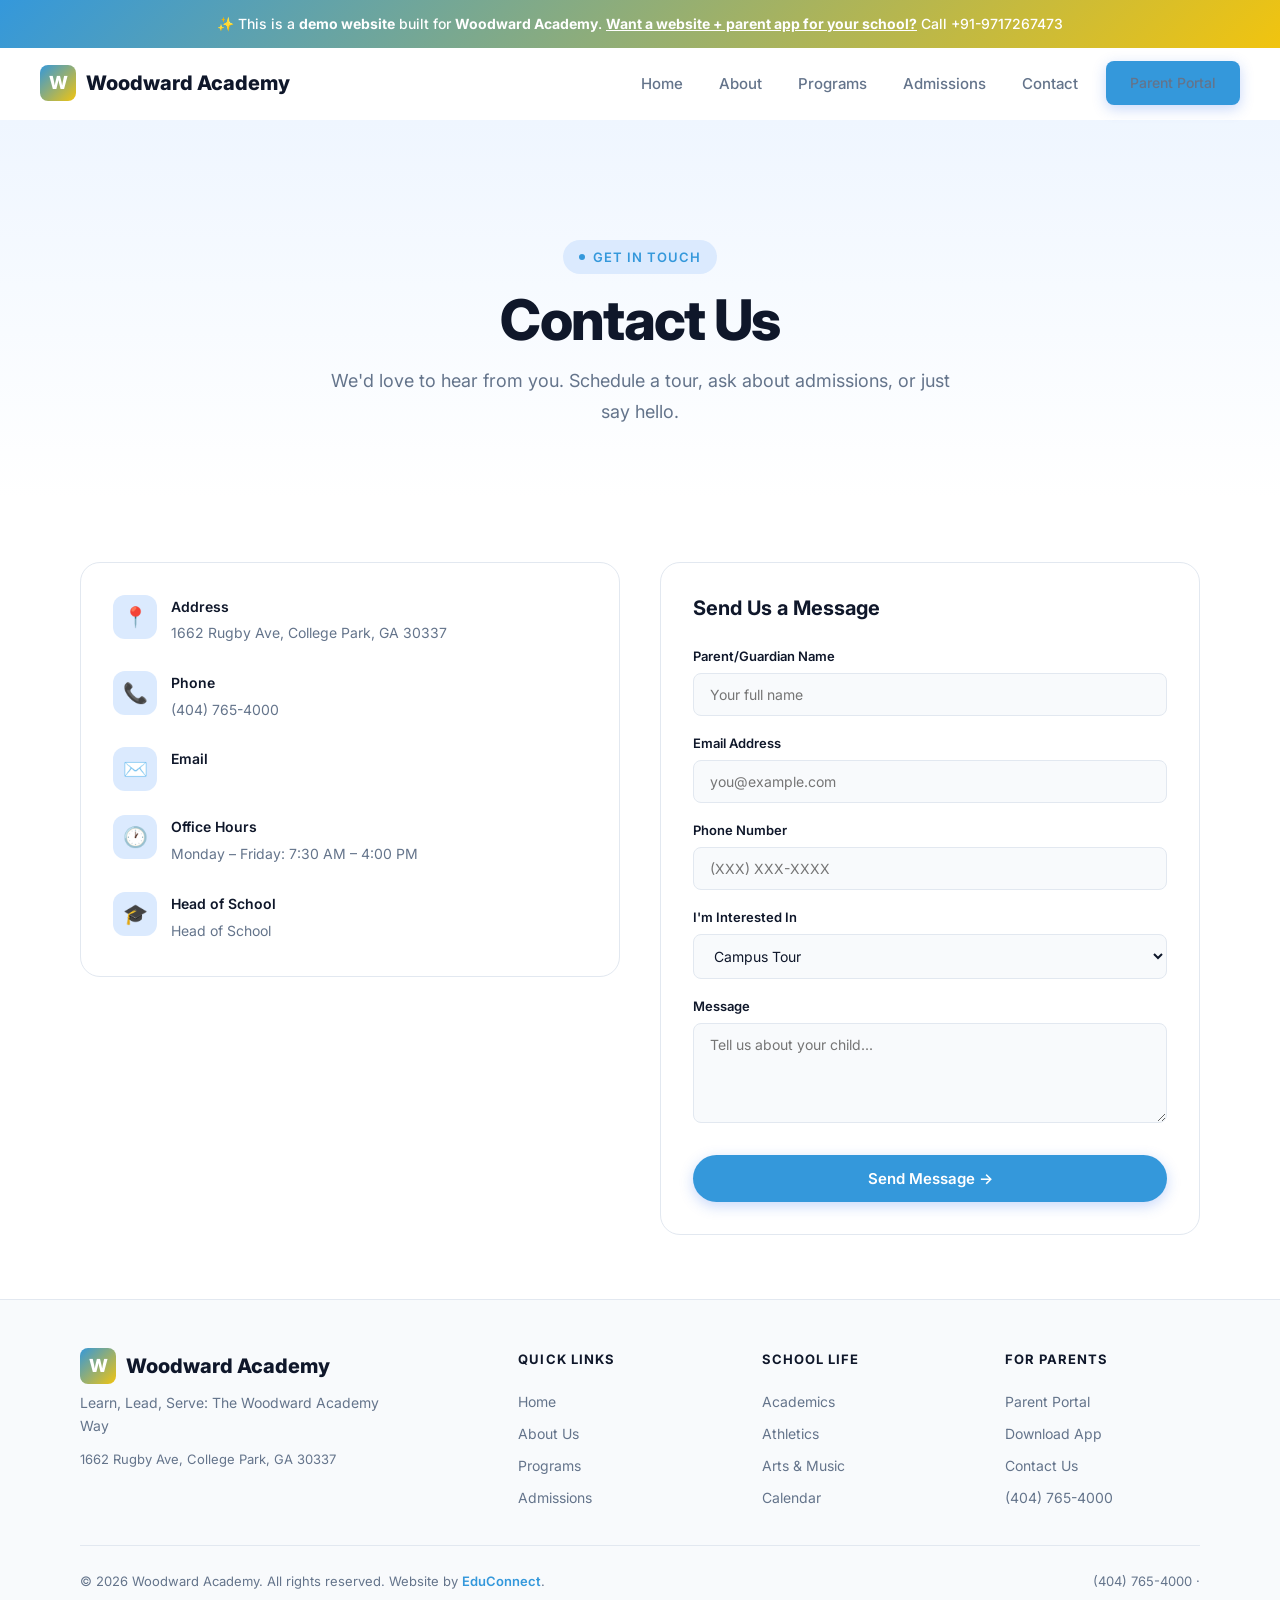
<file: contact.html>
<!DOCTYPE html><html lang="en"><head>
  <meta charset="UTF-8"><meta name="viewport" content="width=device-width,initial-scale=1.0">
  <title>Contact — Woodward Academy</title>
  <meta name="description" content="Contact — Woodward Academy, a premier school in Atlanta, GA serving Pre-K – 8th Grade.">
  <meta property="og:title" content="Contact — Woodward Academy"><meta property="og:type" content="website">
  <link rel="preconnect" href="https://fonts.googleapis.com"><link rel="preconnect" href="https://fonts.gstatic.com" crossorigin>
  <link href="https://fonts.googleapis.com/css2?family=Inter:wght@400;500;600;700;800&display=swap" rel="stylesheet">
  <link rel="stylesheet" href="/styles.css"><script src="/main.js" defer></script>
</head><body><div class="demo-banner">
  ✨ This is a <strong>demo website</strong> built for <strong>Woodward Academy</strong>.
  <a href="mailto:bhupender@myfirststepschool.com">Want a website + parent app for your school?</a> Call +91-9717267473
</div>
<nav class="navbar">
  <a href="/" class="logo"><span class="logo-icon">W</span>Woodward Academy</a>
  <div class="nav-links">
    <a href="/">Home</a>
    <a href="/about.html">About</a>
    <a href="/programs.html">Programs</a>
    <a href="/admissions.html">Admissions</a>
    <a href="/contact.html">Contact</a>
    <a href="/parents.html" class="btn btn-primary" style="padding:10px 24px;font-size:14px">Parent Portal</a>
  </div>
  <button class="hamburger" aria-label="Toggle menu"><span></span><span></span><span></span></button>
</nav><main>
<section class="page-hero"><div class="container">
  <div class="badge animate-on-scroll mb-4">Get in Touch</div>
  <h1 class="heading-xl animate-on-scroll mb-4">Contact Us</h1>
  <p class="text-lg text-muted max-w-lg mx-auto animate-on-scroll">We'd love to hear from you. Schedule a tour, ask about admissions, or just say hello.</p>
</div></section>
<section class="content-section"><div class="container" style="max-width:1200px"><div class="contact-grid">
  <div>
    <div class="contact-info-card animate-on-scroll mb-8">
      <div class="contact-item"><div class="contact-icon">📍</div><div><h4>Address</h4><p>1662 Rugby Ave, College Park, GA 30337</p></div></div>
      <div class="contact-item"><div class="contact-icon">📞</div><div><h4>Phone</h4><p>(404) 765-4000</p></div></div>
      <div class="contact-item"><div class="contact-icon">✉️</div><div><h4>Email</h4><p></p></div></div>
      <div class="contact-item"><div class="contact-icon">🕐</div><div><h4>Office Hours</h4><p>Monday – Friday: 7:30 AM – 4:00 PM</p></div></div>
      <div class="contact-item"><div class="contact-icon">🎓</div><div><h4>Head of School</h4><p>Head of School</p></div></div>
    </div>
  </div>
  <div class="contact-form animate-on-scroll">
    <h3 class="heading-sm mb-6">Send Us a Message</h3>
    <form action="mailto:" method="POST" enctype="text/plain">
      <div class="form-group"><label class="form-label">Parent/Guardian Name</label><input type="text" class="form-input" placeholder="Your full name" required></div>
      <div class="form-group"><label class="form-label">Email Address</label><input type="email" class="form-input" placeholder="you@example.com" required></div>
      <div class="form-group"><label class="form-label">Phone Number</label><input type="tel" class="form-input" placeholder="(XXX) XXX-XXXX"></div>
      <div class="form-group"><label class="form-label">I'm Interested In</label>
        <select class="form-input"><option>Campus Tour</option><option>Admissions Inquiry</option><option>Transfer Student</option><option>General Question</option></select>
      </div>
      <div class="form-group"><label class="form-label">Message</label><textarea class="form-textarea" placeholder="Tell us about your child..." rows="4" required></textarea></div>
      <button type="submit" class="btn btn-primary" style="width:100%">Send Message →</button>
    </form>
  </div>
</div></div></section>
</main><footer class="footer">
  <div class="container">
    <div class="footer-grid">
      <div class="footer-brand">
        <div class="logo" style="margin-bottom:8px"><span class="logo-icon">W</span>Woodward Academy</div>
        <p>Learn, Lead, Serve: The Woodward Academy Way</p>
        <p style="margin-top:12px;font-size:13px">1662 Rugby Ave, College Park, GA 30337</p>
      </div>
      <div class="footer-col"><h4>Quick Links</h4><a href="/">Home</a><a href="/about.html">About Us</a><a href="/programs.html">Programs</a><a href="/admissions.html">Admissions</a></div>
      <div class="footer-col"><h4>School Life</h4><a href="/programs.html">Academics</a><a href="/programs.html">Athletics</a><a href="/programs.html">Arts &amp; Music</a><a href="/contact.html">Calendar</a></div>
      <div class="footer-col"><h4>For Parents</h4><a href="/parents.html">Parent Portal</a><a href="/parents.html">Download App</a><a href="/contact.html">Contact Us</a><a href="tel:(404) 765-4000">(404) 765-4000</a></div>
    </div>
    <div class="footer-bottom">
      <p>&copy; 2026 Woodward Academy. All rights reserved. Website by <a href="mailto:bhupender@myfirststepschool.com">EduConnect</a>.</p>
      <p>(404) 765-4000 &middot; <a href="mailto:"></a></p>
    </div>
  </div>
</footer></body></html>
</file>
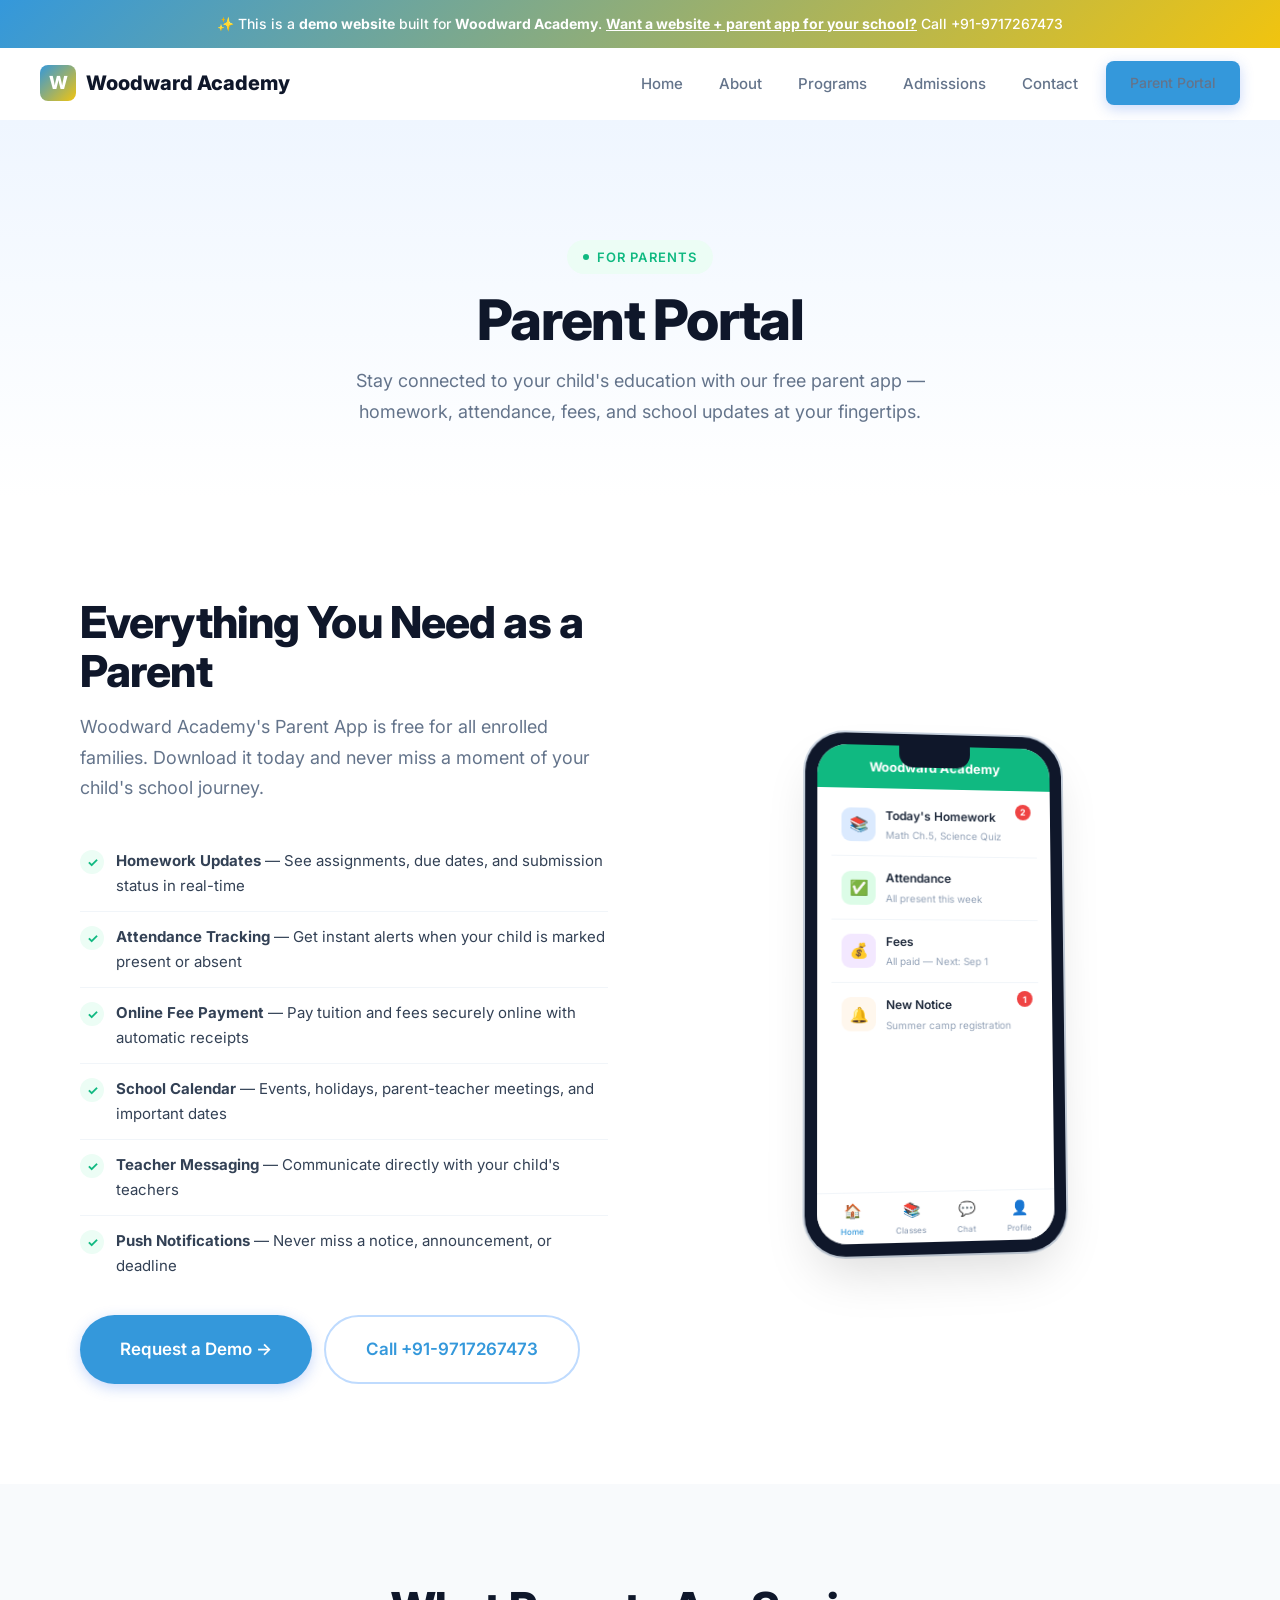
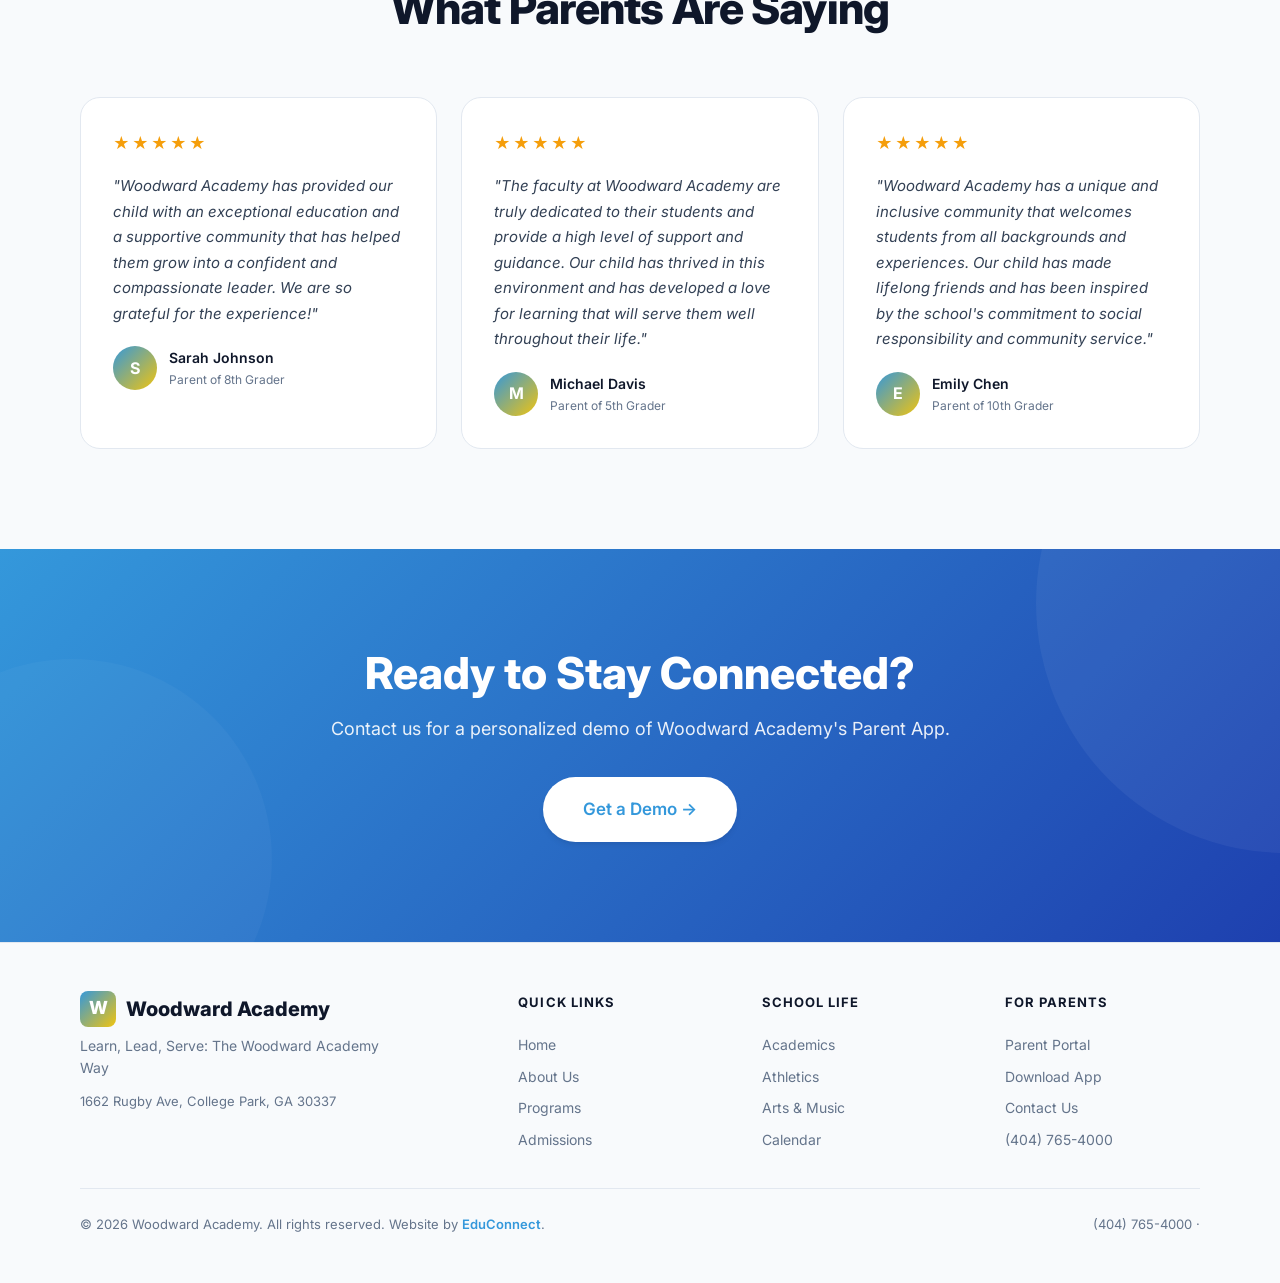
<file: parents.html>
<!DOCTYPE html><html lang="en"><head>
  <meta charset="UTF-8"><meta name="viewport" content="width=device-width,initial-scale=1.0">
  <title>Parent Portal — Woodward Academy</title>
  <meta name="description" content="Parent Portal — Woodward Academy, a premier school in Atlanta, GA serving Pre-K – 8th Grade.">
  <meta property="og:title" content="Parent Portal — Woodward Academy"><meta property="og:type" content="website">
  <link rel="preconnect" href="https://fonts.googleapis.com"><link rel="preconnect" href="https://fonts.gstatic.com" crossorigin>
  <link href="https://fonts.googleapis.com/css2?family=Inter:wght@400;500;600;700;800&display=swap" rel="stylesheet">
  <link rel="stylesheet" href="/styles.css"><script src="/main.js" defer></script>
</head><body><div class="demo-banner">
  ✨ This is a <strong>demo website</strong> built for <strong>Woodward Academy</strong>.
  <a href="mailto:bhupender@myfirststepschool.com">Want a website + parent app for your school?</a> Call +91-9717267473
</div>
<nav class="navbar">
  <a href="/" class="logo"><span class="logo-icon">W</span>Woodward Academy</a>
  <div class="nav-links">
    <a href="/">Home</a>
    <a href="/about.html">About</a>
    <a href="/programs.html">Programs</a>
    <a href="/admissions.html">Admissions</a>
    <a href="/contact.html">Contact</a>
    <a href="/parents.html" class="btn btn-primary" style="padding:10px 24px;font-size:14px">Parent Portal</a>
  </div>
  <button class="hamburger" aria-label="Toggle menu"><span></span><span></span><span></span></button>
</nav><main>
<section class="page-hero"><div class="container">
  <div class="badge accent animate-on-scroll mb-4">For Parents</div>
  <h1 class="heading-xl animate-on-scroll mb-4">Parent Portal</h1>
  <p class="text-lg text-muted max-w-lg mx-auto animate-on-scroll">Stay connected to your child's education with our free parent app — homework, attendance, fees, and school updates at your fingertips.</p>
</div></section>
<section class="portal-section section-padding"><div class="container"><div class="portal-grid">
  <div>
    <h2 class="heading-lg animate-on-scroll mb-4">Everything You Need as a Parent</h2>
    <p class="text-lg text-muted animate-on-scroll mb-8">Woodward Academy's Parent App is free for all enrolled families. Download it today and never miss a moment of your child's school journey.</p>
    <ul class="portal-features animate-on-scroll">
      <li><span class="pf-icon">✓</span><div><strong>Homework Updates</strong> — See assignments, due dates, and submission status in real-time</div></li>
      <li><span class="pf-icon">✓</span><div><strong>Attendance Tracking</strong> — Get instant alerts when your child is marked present or absent</div></li>
      <li><span class="pf-icon">✓</span><div><strong>Online Fee Payment</strong> — Pay tuition and fees securely online with automatic receipts</div></li>
      <li><span class="pf-icon">✓</span><div><strong>School Calendar</strong> — Events, holidays, parent-teacher meetings, and important dates</div></li>
      <li><span class="pf-icon">✓</span><div><strong>Teacher Messaging</strong> — Communicate directly with your child's teachers</div></li>
      <li><span class="pf-icon">✓</span><div><strong>Push Notifications</strong> — Never miss a notice, announcement, or deadline</div></li>
    </ul>
    <div class="animate-on-scroll" style="display:flex;gap:12px;flex-wrap:wrap;margin-top:24px">
      <a href="mailto:bhupender@myfirststepschool.com?subject=Parent App Demo" class="btn btn-primary btn-lg">Request a Demo →</a>
      <a href="tel:+919717267473" class="btn btn-outline btn-lg">Call +91-9717267473</a>
    </div>
  </div>
  <div class="animate-on-scroll" style="display:flex;justify-content:center">
    <div class="phone-mockup" style="transform:perspective(1000px) rotateY(6deg) rotateX(3deg)"><div class="phone-screen">
      <div class="phone-status-bar" style="background:var(--accent)">Woodward Academy</div>
      <div class="phone-screen-content">
        <div class="phone-nav-item"><div class="phone-nav-icon blue">📚</div><div><div class="phone-nav-label">Today's Homework</div><div class="phone-nav-sub">Math Ch.5, Science Quiz</div></div><div class="phone-badge">2</div></div>
        <div class="phone-nav-item"><div class="phone-nav-icon green">✅</div><div><div class="phone-nav-label">Attendance</div><div class="phone-nav-sub">All present this week</div></div></div>
        <div class="phone-nav-item"><div class="phone-nav-icon purple">💰</div><div><div class="phone-nav-label">Fees</div><div class="phone-nav-sub">All paid — Next: Sep 1</div></div></div>
        <div class="phone-nav-item"><div class="phone-nav-icon orange">🔔</div><div><div class="phone-nav-label">New Notice</div><div class="phone-nav-sub">Summer camp registration</div></div><div class="phone-badge">1</div></div>
      </div>
      <div class="phone-bottom-bar">
        <div class="phone-tab active"><div style="font-size:14px">🏠</div>Home</div>
        <div class="phone-tab"><div style="font-size:14px">📚</div>Classes</div>
        <div class="phone-tab"><div style="font-size:14px">💬</div>Chat</div>
        <div class="phone-tab"><div style="font-size:14px">👤</div>Profile</div>
      </div>
    </div></div>
  </div>
</div></div></section>
<section class="testimonials-section section-padding"><div class="container">
  <div class="text-center mb-16"><h2 class="heading-lg animate-on-scroll mb-4">What Parents Are Saying</h2></div>
  <div class="testimonials-grid">
      <div class="testimonial-card animate-on-scroll stagger-1">
        <div class="stars"><span class="star">★</span><span class="star">★</span><span class="star">★</span><span class="star">★</span><span class="star">★</span></div>
        <p class="testimonial-text">"Woodward Academy has provided our child with an exceptional education and a supportive community that has helped them grow into a confident and compassionate leader. We are so grateful for the experience!"</p>
        <div class="testimonial-author"><div class="author-avatar">S</div>
        <div class="author-info"><div class="author-name">Sarah Johnson</div><div class="author-role">Parent of 8th Grader</div></div></div>
      </div>
      <div class="testimonial-card animate-on-scroll stagger-2">
        <div class="stars"><span class="star">★</span><span class="star">★</span><span class="star">★</span><span class="star">★</span><span class="star">★</span></div>
        <p class="testimonial-text">"The faculty at Woodward Academy are truly dedicated to their students and provide a high level of support and guidance. Our child has thrived in this environment and has developed a love for learning that will serve them well throughout their life."</p>
        <div class="testimonial-author"><div class="author-avatar">M</div>
        <div class="author-info"><div class="author-name">Michael Davis</div><div class="author-role">Parent of 5th Grader</div></div></div>
      </div>
      <div class="testimonial-card animate-on-scroll stagger-3">
        <div class="stars"><span class="star">★</span><span class="star">★</span><span class="star">★</span><span class="star">★</span><span class="star">★</span></div>
        <p class="testimonial-text">"Woodward Academy has a unique and inclusive community that welcomes students from all backgrounds and experiences. Our child has made lifelong friends and has been inspired by the school's commitment to social responsibility and community service."</p>
        <div class="testimonial-author"><div class="author-avatar">E</div>
        <div class="author-info"><div class="author-name">Emily Chen</div><div class="author-role">Parent of 10th Grader</div></div></div>
      </div></div>
</div></section>
<section class="cta-section"><div class="container"><div class="cta-content animate-on-scroll">
  <h2>Ready to Stay Connected?</h2>
  <p>Contact us for a personalized demo of Woodward Academy's Parent App.</p>
  <div class="cta-actions"><a href="mailto:bhupender@myfirststepschool.com?subject=Demo Request" class="btn btn-white btn-lg">Get a Demo →</a></div>
</div></div></section>
</main><footer class="footer">
  <div class="container">
    <div class="footer-grid">
      <div class="footer-brand">
        <div class="logo" style="margin-bottom:8px"><span class="logo-icon">W</span>Woodward Academy</div>
        <p>Learn, Lead, Serve: The Woodward Academy Way</p>
        <p style="margin-top:12px;font-size:13px">1662 Rugby Ave, College Park, GA 30337</p>
      </div>
      <div class="footer-col"><h4>Quick Links</h4><a href="/">Home</a><a href="/about.html">About Us</a><a href="/programs.html">Programs</a><a href="/admissions.html">Admissions</a></div>
      <div class="footer-col"><h4>School Life</h4><a href="/programs.html">Academics</a><a href="/programs.html">Athletics</a><a href="/programs.html">Arts &amp; Music</a><a href="/contact.html">Calendar</a></div>
      <div class="footer-col"><h4>For Parents</h4><a href="/parents.html">Parent Portal</a><a href="/parents.html">Download App</a><a href="/contact.html">Contact Us</a><a href="tel:(404) 765-4000">(404) 765-4000</a></div>
    </div>
    <div class="footer-bottom">
      <p>&copy; 2026 Woodward Academy. All rights reserved. Website by <a href="mailto:bhupender@myfirststepschool.com">EduConnect</a>.</p>
      <p>(404) 765-4000 &middot; <a href="mailto:"></a></p>
    </div>
  </div>
</footer></body></html>
</file>
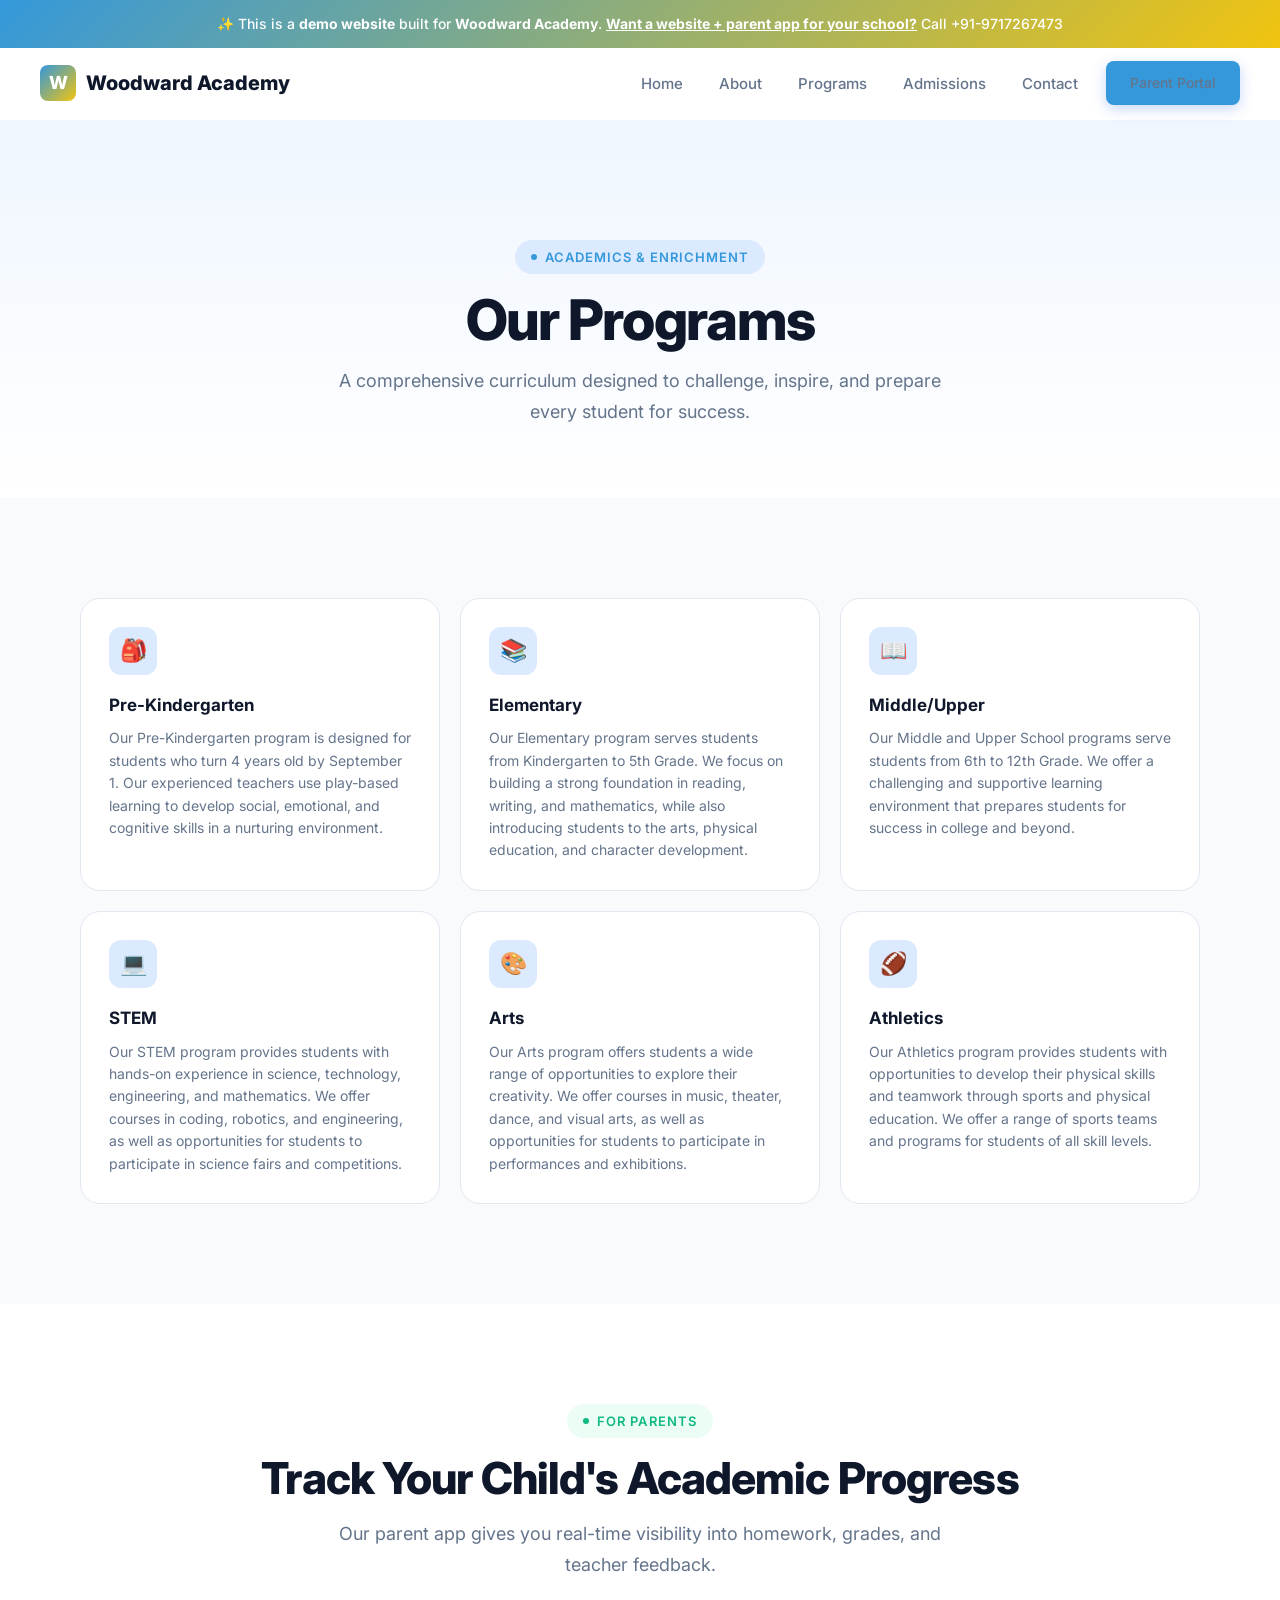
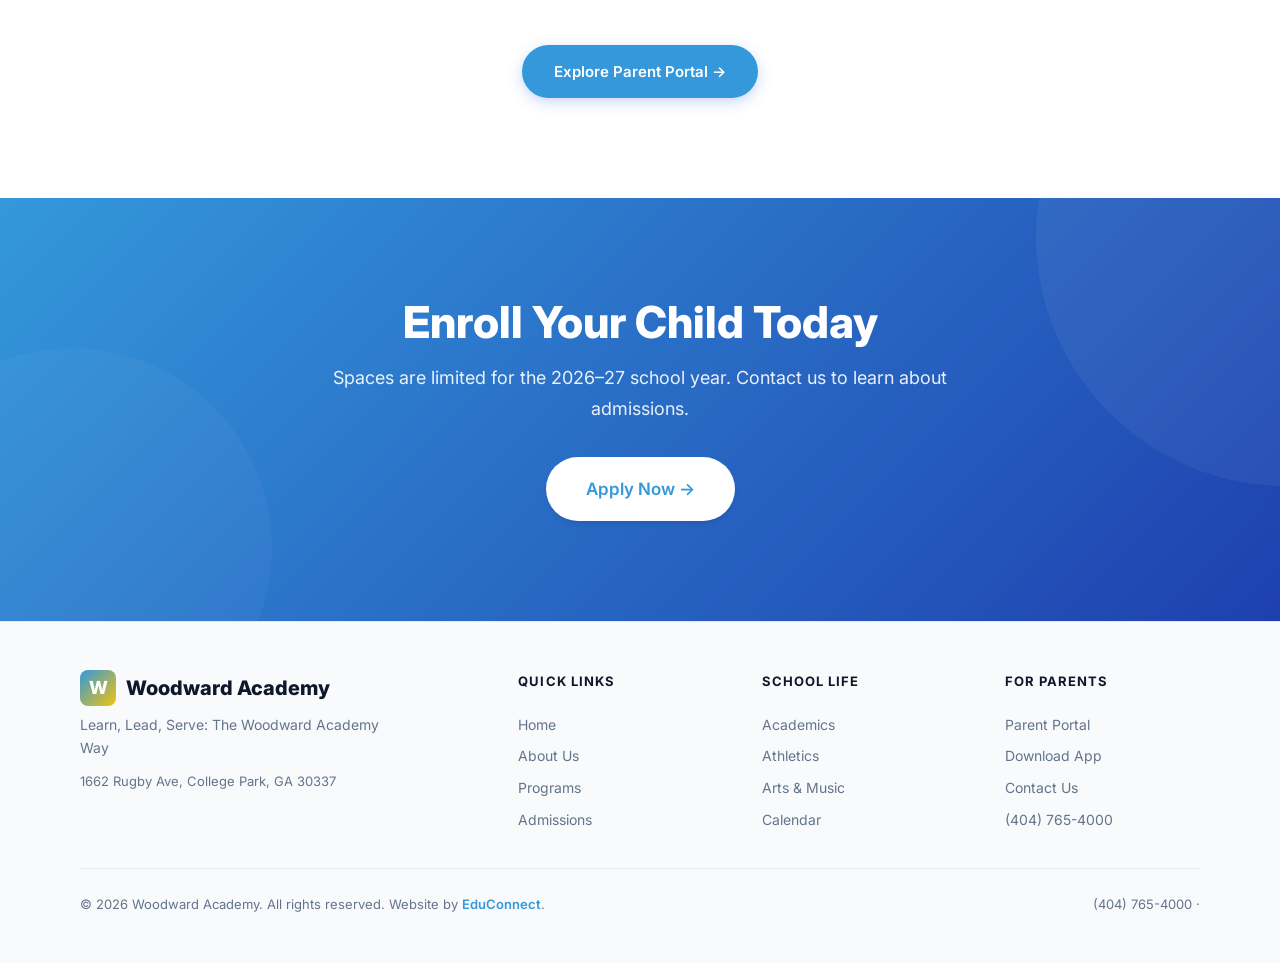
<file: programs.html>
<!DOCTYPE html><html lang="en"><head>
  <meta charset="UTF-8"><meta name="viewport" content="width=device-width,initial-scale=1.0">
  <title>Programs — Woodward Academy</title>
  <meta name="description" content="Programs — Woodward Academy, a premier school in Atlanta, GA serving Pre-K – 8th Grade.">
  <meta property="og:title" content="Programs — Woodward Academy"><meta property="og:type" content="website">
  <link rel="preconnect" href="https://fonts.googleapis.com"><link rel="preconnect" href="https://fonts.gstatic.com" crossorigin>
  <link href="https://fonts.googleapis.com/css2?family=Inter:wght@400;500;600;700;800&display=swap" rel="stylesheet">
  <link rel="stylesheet" href="/styles.css"><script src="/main.js" defer></script>
</head><body><div class="demo-banner">
  ✨ This is a <strong>demo website</strong> built for <strong>Woodward Academy</strong>.
  <a href="mailto:bhupender@myfirststepschool.com">Want a website + parent app for your school?</a> Call +91-9717267473
</div>
<nav class="navbar">
  <a href="/" class="logo"><span class="logo-icon">W</span>Woodward Academy</a>
  <div class="nav-links">
    <a href="/">Home</a>
    <a href="/about.html">About</a>
    <a href="/programs.html">Programs</a>
    <a href="/admissions.html">Admissions</a>
    <a href="/contact.html">Contact</a>
    <a href="/parents.html" class="btn btn-primary" style="padding:10px 24px;font-size:14px">Parent Portal</a>
  </div>
  <button class="hamburger" aria-label="Toggle menu"><span></span><span></span><span></span></button>
</nav><main>
<section class="page-hero"><div class="container">
  <div class="badge animate-on-scroll mb-4">Academics &amp; Enrichment</div>
  <h1 class="heading-xl animate-on-scroll mb-4">Our Programs</h1>
  <p class="text-lg text-muted max-w-lg mx-auto animate-on-scroll">A comprehensive curriculum designed to challenge, inspire, and prepare every student for success.</p>
</div></section>
<section class="section-padding" style="background:var(--bg-alt)"><div class="container">
  <div class="programs-grid">
      <div class="program-card animate-on-scroll stagger-1">
        <div class="program-icon">🎒</div><h3>Pre-Kindergarten</h3><p>Our Pre-Kindergarten program is designed for students who turn 4 years old by September 1. Our experienced teachers use play-based learning to develop social, emotional, and cognitive skills in a nurturing environment.</p>
      </div>
      <div class="program-card animate-on-scroll stagger-2">
        <div class="program-icon">📚</div><h3>Elementary</h3><p>Our Elementary program serves students from Kindergarten to 5th Grade. We focus on building a strong foundation in reading, writing, and mathematics, while also introducing students to the arts, physical education, and character development.</p>
      </div>
      <div class="program-card animate-on-scroll stagger-3">
        <div class="program-icon">📖</div><h3>Middle/Upper</h3><p>Our Middle and Upper School programs serve students from 6th to 12th Grade. We offer a challenging and supportive learning environment that prepares students for success in college and beyond.</p>
      </div>
      <div class="program-card animate-on-scroll stagger-4">
        <div class="program-icon">💻</div><h3>STEM</h3><p>Our STEM program provides students with hands-on experience in science, technology, engineering, and mathematics. We offer courses in coding, robotics, and engineering, as well as opportunities for students to participate in science fairs and competitions.</p>
      </div>
      <div class="program-card animate-on-scroll stagger-5">
        <div class="program-icon">🎨</div><h3>Arts</h3><p>Our Arts program offers students a wide range of opportunities to explore their creativity. We offer courses in music, theater, dance, and visual arts, as well as opportunities for students to participate in performances and exhibitions.</p>
      </div>
      <div class="program-card animate-on-scroll stagger-6">
        <div class="program-icon">🏈</div><h3>Athletics</h3><p>Our Athletics program provides students with opportunities to develop their physical skills and teamwork through sports and physical education. We offer a range of sports teams and programs for students of all skill levels.</p>
      </div></div>
</div></section>
<section class="portal-section section-padding"><div class="container">
  <div class="text-center mb-16">
    <div class="badge accent animate-on-scroll mb-4">For Parents</div>
    <h2 class="heading-lg animate-on-scroll mb-4">Track Your Child's Academic Progress</h2>
    <p class="text-lg text-muted max-w-lg mx-auto animate-on-scroll">Our parent app gives you real-time visibility into homework, grades, and teacher feedback.</p>
  </div>
  <div class="text-center animate-on-scroll"><a href="/parents.html" class="btn btn-primary">Explore Parent Portal →</a></div>
</div></section>
<section class="cta-section"><div class="container"><div class="cta-content animate-on-scroll">
  <h2>Enroll Your Child Today</h2>
  <p>Spaces are limited for the 2026–27 school year. Contact us to learn about admissions.</p>
  <div class="cta-actions"><a href="/admissions.html" class="btn btn-white btn-lg">Apply Now →</a></div>
</div></div></section>
</main><footer class="footer">
  <div class="container">
    <div class="footer-grid">
      <div class="footer-brand">
        <div class="logo" style="margin-bottom:8px"><span class="logo-icon">W</span>Woodward Academy</div>
        <p>Learn, Lead, Serve: The Woodward Academy Way</p>
        <p style="margin-top:12px;font-size:13px">1662 Rugby Ave, College Park, GA 30337</p>
      </div>
      <div class="footer-col"><h4>Quick Links</h4><a href="/">Home</a><a href="/about.html">About Us</a><a href="/programs.html">Programs</a><a href="/admissions.html">Admissions</a></div>
      <div class="footer-col"><h4>School Life</h4><a href="/programs.html">Academics</a><a href="/programs.html">Athletics</a><a href="/programs.html">Arts &amp; Music</a><a href="/contact.html">Calendar</a></div>
      <div class="footer-col"><h4>For Parents</h4><a href="/parents.html">Parent Portal</a><a href="/parents.html">Download App</a><a href="/contact.html">Contact Us</a><a href="tel:(404) 765-4000">(404) 765-4000</a></div>
    </div>
    <div class="footer-bottom">
      <p>&copy; 2026 Woodward Academy. All rights reserved. Website by <a href="mailto:bhupender@myfirststepschool.com">EduConnect</a>.</p>
      <p>(404) 765-4000 &middot; <a href="mailto:"></a></p>
    </div>
  </div>
</footer></body></html>
</file>
<file: styles.css>
/* ===== DESIGN SYSTEM — LIGHT PROFESSIONAL ===== */
:root{
  --primary:#3498db;--primary-50:#eff6ff;--primary-100:#dbeafe;--primary-200:#bfdbfe;
  --primary-500:#3498db;--primary-600:#1d4ed8;--primary-700:#1e40af;
  --secondary:#f1c40f;--accent:#10b981;--accent-50:#ecfdf5;
  --white:#fff;--gray-50:#f8fafc;--gray-100:#f1f5f9;--gray-200:#e2e8f0;--gray-300:#cbd5e1;
  --gray-400:#94a3b8;--gray-500:#64748b;--gray-600:#475569;--gray-700:#334155;
  --gray-800:#1e293b;--gray-900:#0f172a;
  --bg:var(--white);--bg-alt:var(--gray-50);--text:var(--gray-700);
  --text-heading:var(--gray-900);--text-muted:var(--gray-500);--border:var(--gray-200);
  --shadow-sm:0 1px 3px rgba(0,0,0,.06),0 1px 2px rgba(0,0,0,.04);
  --shadow-md:0 4px 6px -1px rgba(0,0,0,.07),0 2px 4px -2px rgba(0,0,0,.05);
  --shadow-lg:0 10px 15px -3px rgba(0,0,0,.08),0 4px 6px -4px rgba(0,0,0,.04);
  --shadow-xl:0 20px 25px -5px rgba(0,0,0,.08),0 8px 10px -6px rgba(0,0,0,.04);
  --shadow-2xl:0 25px 50px -12px rgba(0,0,0,.15);
  --shadow-primary:0 4px 14px rgba(37,99,235,.25);
  --radius-sm:8px;--radius-md:12px;--radius-lg:16px;--radius-xl:20px;--radius-2xl:24px;--radius-full:9999px;
  --font:'Inter',-apple-system,BlinkMacSystemFont,'Segoe UI',sans-serif;
}
*,*::before,*::after{margin:0;padding:0;box-sizing:border-box}
html{scroll-behavior:smooth;-webkit-font-smoothing:antialiased}
body{font-family:var(--font);background:var(--bg);color:var(--text);line-height:1.7;overflow-x:hidden;font-size:16px}
a{color:inherit;text-decoration:none}img{max-width:100%;display:block}button{font-family:inherit;cursor:pointer}
.container{max-width:1200px;margin:0 auto;padding:0 24px}
@media(min-width:768px){.container{padding:0 40px}}
.section-padding{padding:80px 0}
@media(min-width:768px){.section-padding{padding:100px 0}}
.badge{display:inline-flex;align-items:center;gap:8px;padding:6px 16px;font-size:13px;font-weight:600;text-transform:uppercase;letter-spacing:.08em;border-radius:var(--radius-full);background:var(--primary-100);color:var(--primary)}
.badge::before{content:'';width:6px;height:6px;border-radius:50%;background:var(--primary);animation:pulse 2s infinite}
.badge.accent{background:var(--accent-50);color:var(--accent)}.badge.accent::before{background:var(--accent)}
.heading-xl{font-size:clamp(32px,5vw,56px);font-weight:800;line-height:1.08;letter-spacing:-.03em;color:var(--text-heading)}
.heading-lg{font-size:clamp(28px,4vw,44px);font-weight:800;line-height:1.12;letter-spacing:-.02em;color:var(--text-heading)}
.heading-md{font-size:clamp(22px,3vw,32px);font-weight:700;line-height:1.2;color:var(--text-heading)}
.heading-sm{font-size:20px;font-weight:700;line-height:1.3;color:var(--text-heading)}
.text-lg{font-size:18px;line-height:1.7;color:var(--text)}
.text-base{font-size:16px;line-height:1.7;color:var(--text)}
.text-sm{font-size:14px;line-height:1.6;color:var(--text-muted)}
.text-center{text-align:center}.text-muted{color:var(--text-muted)}
.gradient-text{background:linear-gradient(135deg,var(--primary),var(--secondary));-webkit-background-clip:text;-webkit-text-fill-color:transparent;background-clip:text}
.max-w-lg{max-width:640px}.mx-auto{margin-left:auto;margin-right:auto}
.mb-4{margin-bottom:16px}.mb-6{margin-bottom:24px}.mb-8{margin-bottom:32px}
.mb-12{margin-bottom:48px}.mb-16{margin-bottom:64px}
.btn{display:inline-flex;align-items:center;justify-content:center;gap:8px;padding:14px 32px;font-size:15px;font-weight:600;border-radius:var(--radius-full);border:none;cursor:pointer;transition:all .25s cubic-bezier(.4,0,.2,1);text-decoration:none;white-space:nowrap}
.btn-primary{background:var(--primary);color:var(--white);box-shadow:var(--shadow-primary)}
.btn-primary:hover{background:var(--primary-600);transform:translateY(-2px);box-shadow:0 8px 24px rgba(37,99,235,.3)}
.btn-lg{padding:18px 40px;font-size:17px}
.btn-outline{background:transparent;color:var(--primary);border:2px solid var(--primary-200)}
.btn-outline:hover{background:var(--primary-50);border-color:var(--primary);transform:translateY(-2px)}
.btn-white{background:var(--white);color:var(--primary);box-shadow:var(--shadow-md)}
.btn-white:hover{transform:translateY(-2px);box-shadow:var(--shadow-lg)}
.demo-banner{background:linear-gradient(135deg,var(--primary),var(--secondary));color:var(--white);text-align:center;padding:12px 24px;font-size:14px;font-weight:500;position:relative;z-index:200}
.demo-banner strong{font-weight:700}.demo-banner a{color:var(--white);text-decoration:underline;font-weight:700}
.navbar{position:sticky;top:0;z-index:100;display:flex;justify-content:space-between;align-items:center;padding:0 24px;height:72px;background:rgba(255,255,255,.92);backdrop-filter:blur(20px) saturate(180%);border-bottom:1px solid transparent;transition:all .3s ease}
@media(min-width:768px){.navbar{padding:0 40px}}
.navbar.scrolled{border-bottom-color:var(--border);box-shadow:var(--shadow-sm)}
.logo{display:flex;align-items:center;gap:10px;font-size:18px;font-weight:800;color:var(--text-heading)}
@media(min-width:768px){.logo{font-size:20px}}
.logo-icon{width:36px;height:36px;border-radius:var(--radius-sm);background:linear-gradient(135deg,var(--primary),var(--secondary));display:flex;align-items:center;justify-content:center;color:white;font-size:18px;font-weight:800}
.nav-links{display:flex;gap:4px;align-items:center}
.nav-links a{padding:8px 16px;font-size:15px;font-weight:500;color:var(--text-muted);border-radius:var(--radius-sm);transition:all .2s ease}
.nav-links a:hover{color:var(--text-heading);background:var(--gray-50)}
.nav-links .btn{margin-left:8px}
.hamburger{display:none;background:none;border:none;padding:8px;min-height:44px;min-width:44px;flex-direction:column;justify-content:center;align-items:center}
.hamburger span{display:block;width:22px;height:2px;background:var(--gray-700);margin:3px 0;transition:all .3s ease;border-radius:2px}
.hamburger.active span:nth-child(1){transform:rotate(45deg) translate(4px,4px)}
.hamburger.active span:nth-child(2){opacity:0}
.hamburger.active span:nth-child(3){transform:rotate(-45deg) translate(4px,-4px)}
@media(max-width:768px){.hamburger{display:flex}.nav-links{display:none;position:fixed;top:72px;left:0;right:0;bottom:0;background:var(--white);flex-direction:column;align-items:center;justify-content:center;gap:16px;z-index:200}.nav-links.open{display:flex}.nav-links a{font-size:18px;padding:12px 24px}}
.hero{position:relative;overflow:hidden;background:linear-gradient(180deg,var(--primary-50) 0%,var(--white) 100%)}
.hero-inner{display:grid;grid-template-columns:1fr;gap:48px;align-items:center;padding:60px 0 80px}
@media(min-width:1024px){.hero-inner{grid-template-columns:1fr 1fr;gap:64px;padding:80px 0 100px}}
.hero-content{max-width:560px}
@media(max-width:1023px){.hero-content{text-align:center;margin:0 auto}}
.hero-actions{display:flex;gap:12px;flex-wrap:wrap}
@media(max-width:1023px){.hero-actions{justify-content:center}}
.hero-visual{display:flex;justify-content:center;align-items:center;position:relative}
.school-illustration{position:relative;width:100%;max-width:480px;aspect-ratio:4/3;border-radius:var(--radius-2xl);overflow:hidden;background:linear-gradient(135deg,var(--primary-100),var(--primary-50));border:1px solid var(--primary-200);box-shadow:var(--shadow-xl)}
.school-illustration-inner{width:100%;height:100%;display:flex;flex-direction:column;align-items:center;justify-content:center;gap:16px;padding:32px}
.school-building{font-size:80px;line-height:1}
.school-illustration h3{font-size:18px;font-weight:700;color:var(--primary-700);text-align:center}
.school-illustration p{font-size:13px;color:var(--primary-600);text-align:center;font-weight:500}
.hero-info-cards{display:flex;gap:12px;flex-wrap:wrap;margin-top:20px}
@media(max-width:1023px){.hero-info-cards{justify-content:center}}
.info-chip{display:flex;align-items:center;gap:6px;padding:8px 16px;background:var(--white);border:1px solid var(--border);border-radius:var(--radius-full);font-size:13px;font-weight:500;color:var(--gray-600);box-shadow:var(--shadow-sm)}
.info-chip .ic-icon{font-size:16px}
.float-card{position:absolute;background:var(--white);border-radius:var(--radius-lg);box-shadow:var(--shadow-xl);padding:14px 18px;display:flex;align-items:center;gap:10px;font-size:13px;font-weight:600;color:var(--gray-800);animation:float-gentle 4s ease-in-out infinite;z-index:5;white-space:nowrap}
.float-card.card-1{top:10%;right:-20px;animation-delay:0s}
.float-card.card-2{bottom:20%;left:-30px;animation-delay:1.5s}
.float-card.card-3{top:55%;right:-30px;animation-delay:3s}
.float-card .fc-icon{width:32px;height:32px;border-radius:8px;display:flex;align-items:center;justify-content:center;font-size:15px}
.float-card .fc-icon.green{background:#dcfce7;color:#16a34a}
.float-card .fc-icon.blue{background:var(--primary-100);color:var(--primary)}
.float-card .fc-icon.purple{background:#f3e8ff;color:#9333ea}
.welcome-section{background:var(--white)}
.welcome-grid{display:grid;grid-template-columns:1fr;gap:40px;align-items:center}
@media(min-width:768px){.welcome-grid{grid-template-columns:auto 1fr;gap:48px}}
.principal-card{display:flex;flex-direction:column;align-items:center;text-align:center;gap:16px}
.principal-avatar{width:120px;height:120px;border-radius:50%;background:linear-gradient(135deg,var(--primary),var(--secondary));display:flex;align-items:center;justify-content:center;font-size:48px;color:white;box-shadow:var(--shadow-lg)}
.principal-name{font-size:16px;font-weight:700;color:var(--text-heading)}
.principal-title{font-size:13px;color:var(--text-muted)}
.welcome-text blockquote{font-size:18px;font-style:italic;color:var(--text);line-height:1.8;border-left:4px solid var(--primary);padding-left:24px;margin-bottom:20px}
.welcome-text p{font-size:15px;color:var(--text-muted);line-height:1.7}
.features-section{background:var(--bg-alt)}
.features-grid{display:grid;grid-template-columns:1fr;gap:20px}
@media(min-width:640px){.features-grid{grid-template-columns:repeat(2,1fr)}}
@media(min-width:1024px){.features-grid{grid-template-columns:repeat(3,1fr)}}
.feature-card{position:relative;padding:32px;border-radius:var(--radius-xl);background:var(--white);border:1px solid var(--border);transition:all .3s ease;overflow:hidden}
.feature-card:hover{transform:translateY(-4px);box-shadow:var(--shadow-lg);border-color:var(--primary-200)}
.feature-icon{width:52px;height:52px;border-radius:var(--radius-md);background:var(--primary-100);display:flex;align-items:center;justify-content:center;margin-bottom:20px;font-size:24px;transition:transform .3s ease}
.feature-card:hover .feature-icon{transform:scale(1.1)}
.feature-card h3{font-size:18px;font-weight:700;color:var(--text-heading);margin-bottom:8px}
.feature-card p{font-size:14px;color:var(--text-muted);line-height:1.6}
.programs-section{background:var(--white)}
.programs-grid{display:grid;grid-template-columns:1fr;gap:20px}
@media(min-width:640px){.programs-grid{grid-template-columns:repeat(2,1fr)}}
@media(min-width:1024px){.programs-grid{grid-template-columns:repeat(3,1fr)}}
.program-card{padding:28px;border-radius:var(--radius-xl);background:var(--white);border:1px solid var(--border);transition:all .3s ease;position:relative;overflow:hidden}
.program-card::before{content:'';position:absolute;top:0;left:0;right:0;height:3px;background:linear-gradient(90deg,var(--primary),var(--secondary));transform:scaleX(0);transform-origin:left;transition:transform .3s ease}
.program-card:hover{transform:translateY(-4px);box-shadow:var(--shadow-lg);border-color:var(--primary-200)}
.program-card:hover::before{transform:scaleX(1)}
.program-icon{width:48px;height:48px;border-radius:var(--radius-md);background:var(--primary-100);display:flex;align-items:center;justify-content:center;margin-bottom:16px;font-size:22px}
.program-card h3{font-size:17px;font-weight:700;color:var(--text-heading);margin-bottom:8px}
.program-card p{font-size:14px;color:var(--text-muted);line-height:1.6}
.stats-section{background:linear-gradient(135deg,var(--primary),var(--primary-700));color:var(--white);padding:64px 0}
.stats-grid{display:grid;grid-template-columns:repeat(2,1fr);gap:32px;text-align:center}
@media(min-width:768px){.stats-grid{grid-template-columns:repeat(4,1fr)}}
.stat-value{font-size:clamp(32px,4vw,48px);font-weight:800;line-height:1}
.stat-label{font-size:14px;opacity:.8;margin-top:8px;font-weight:500}
.events-section{background:var(--bg-alt)}
.events-grid{display:grid;grid-template-columns:1fr;gap:16px;max-width:800px;margin:0 auto}
@media(min-width:640px){.events-grid{grid-template-columns:repeat(2,1fr)}}
.event-card{display:flex;gap:16px;padding:24px;border-radius:var(--radius-xl);background:var(--white);border:1px solid var(--border);transition:all .3s ease}
.event-card:hover{box-shadow:var(--shadow-md);border-color:var(--primary-200)}
.event-date{min-width:56px;text-align:center;padding:8px;border-radius:var(--radius-md);background:var(--primary-100)}
.event-date .month{font-size:11px;font-weight:700;text-transform:uppercase;color:var(--primary);letter-spacing:.05em}
.event-date .day{font-size:24px;font-weight:800;color:var(--primary-700);line-height:1.2}
.event-info h4{font-size:15px;font-weight:700;color:var(--text-heading);margin-bottom:4px}
.event-info p{font-size:13px;color:var(--text-muted);line-height:1.5}
.portal-section{background:var(--white)}
.portal-grid{display:grid;grid-template-columns:1fr;gap:48px;align-items:center}
@media(min-width:1024px){.portal-grid{grid-template-columns:1fr 1fr;gap:64px}}
.phone-mockup{position:relative;width:260px;height:520px;background:var(--gray-900);border-radius:40px;padding:12px;box-shadow:var(--shadow-2xl),0 0 0 2px var(--gray-300);margin:0 auto;transform:perspective(1000px) rotateY(-6deg) rotateX(3deg)}
.phone-mockup::before{content:'';position:absolute;top:12px;left:50%;transform:translateX(-50%);width:72px;height:22px;background:var(--gray-900);border-radius:0 0 14px 14px;z-index:10}
.phone-screen{width:100%;height:100%;background:var(--white);border-radius:30px;overflow:hidden;position:relative}
.phone-screen-content{padding:50px 14px 14px;font-size:12px;color:var(--gray-700)}
.phone-status-bar{position:absolute;top:0;left:0;right:0;height:44px;background:var(--primary);display:flex;align-items:center;justify-content:center;color:white;font-weight:700;font-size:13px;border-radius:18px 18px 0 0}
.phone-nav-item{display:flex;align-items:center;gap:10px;padding:12px 10px;border-bottom:1px solid var(--gray-100);position:relative}
.phone-nav-item:last-child{border-bottom:none}
.phone-nav-icon{width:34px;height:34px;border-radius:9px;display:flex;align-items:center;justify-content:center;font-size:15px;flex-shrink:0}
.phone-nav-icon.blue{background:var(--primary-100);color:var(--primary)}
.phone-nav-icon.green{background:#dcfce7;color:#16a34a}
.phone-nav-icon.purple{background:#f3e8ff;color:#9333ea}
.phone-nav-icon.orange{background:#fff7ed;color:#ea580c}
.phone-nav-label{font-weight:600;font-size:12px;color:var(--gray-800)}
.phone-nav-sub{font-size:10px;color:var(--gray-400);margin-top:1px}
.phone-badge{position:absolute;top:8px;right:6px;min-width:16px;height:16px;border-radius:8px;background:#ef4444;color:white;font-size:9px;font-weight:700;display:flex;align-items:center;justify-content:center;padding:0 4px}
.phone-bottom-bar{position:absolute;bottom:0;left:0;right:0;height:50px;background:var(--white);border-top:1px solid var(--gray-100);display:flex;align-items:center;justify-content:space-around;padding:0 8px;border-radius:0 0 18px 18px}
.phone-tab{display:flex;flex-direction:column;align-items:center;gap:2px;font-size:8px;color:var(--gray-400);font-weight:500}
.phone-tab.active{color:var(--primary)}
.portal-features{list-style:none;padding:0}
.portal-features li{display:flex;align-items:flex-start;gap:12px;padding:12px 0;border-bottom:1px solid var(--gray-100);font-size:15px;color:var(--text)}
.portal-features li:last-child{border-bottom:none}
.portal-features .pf-icon{width:24px;height:24px;border-radius:50%;background:var(--accent-50);color:var(--accent);display:flex;align-items:center;justify-content:center;flex-shrink:0;margin-top:2px;font-size:13px;font-weight:700}
.testimonials-section{background:var(--bg-alt)}
.testimonials-grid{display:grid;grid-template-columns:1fr;gap:24px}
@media(min-width:768px){.testimonials-grid{grid-template-columns:repeat(3,1fr)}}
.testimonial-card{padding:32px;border-radius:var(--radius-xl);background:var(--white);border:1px solid var(--border);transition:all .3s ease}
.testimonial-card:hover{box-shadow:var(--shadow-lg);transform:translateY(-4px)}
.stars{display:flex;gap:2px;margin-bottom:16px}.star{color:#f59e0b;font-size:16px}
.testimonial-text{font-size:15px;color:var(--text);line-height:1.7;margin-bottom:20px;font-style:italic}
.testimonial-author{display:flex;align-items:center;gap:12px}
.author-avatar{width:44px;height:44px;border-radius:50%;background:linear-gradient(135deg,var(--primary),var(--secondary));display:flex;align-items:center;justify-content:center;font-weight:700;color:var(--white);font-size:16px;flex-shrink:0}
.author-info .author-name{font-weight:600;font-size:14px;color:var(--text-heading)}
.author-info .author-role{font-size:12px;color:var(--text-muted)}
.cta-section{background:linear-gradient(135deg,var(--primary),var(--primary-700));color:var(--white);text-align:center;position:relative;overflow:hidden;padding:80px 0}
@media(min-width:768px){.cta-section{padding:100px 0}}
.cta-section::before{content:'';position:absolute;top:-50%;right:-20%;width:500px;height:500px;border-radius:50%;background:rgba(255,255,255,.05)}
.cta-section::after{content:'';position:absolute;bottom:-30%;left:-10%;width:400px;height:400px;border-radius:50%;background:rgba(255,255,255,.03)}
.cta-content{position:relative;z-index:1;max-width:640px;margin:0 auto}
.cta-content h2{font-size:clamp(28px,4vw,44px);font-weight:800;margin-bottom:16px;line-height:1.12}
.cta-content p{font-size:18px;opacity:.9;margin-bottom:32px;line-height:1.7}
.cta-actions{display:flex;gap:12px;justify-content:center;flex-wrap:wrap}
.page-hero{padding:100px 0 60px;background:linear-gradient(180deg,var(--primary-50) 0%,var(--white) 100%);text-align:center;position:relative}
@media(min-width:768px){.page-hero{padding:120px 0 70px}}
.content-section{padding:64px 0}.content-section .container{max-width:800px}
.content-section p{font-size:16px;color:var(--text);line-height:1.9;margin-bottom:24px}
.content-section p:last-child{margin-bottom:0}
.contact-grid{display:grid;grid-template-columns:1fr;gap:32px}
@media(min-width:768px){.contact-grid{grid-template-columns:1fr 1fr;gap:40px}}
.contact-info-card{padding:32px;border-radius:var(--radius-xl);background:var(--white);border:1px solid var(--border)}
.contact-item{display:flex;align-items:flex-start;gap:14px;margin-bottom:24px}
.contact-item:last-child{margin-bottom:0}
.contact-icon{width:44px;height:44px;border-radius:var(--radius-md);background:var(--primary-100);display:flex;align-items:center;justify-content:center;flex-shrink:0;font-size:20px}
.contact-item h4{font-weight:600;color:var(--text-heading);margin-bottom:2px;font-size:14px}
.contact-item p{color:var(--text-muted);font-size:14px}
.contact-form{background:var(--white);border-radius:var(--radius-xl);border:1px solid var(--border);padding:32px}
.form-group{margin-bottom:16px}.form-group:last-of-type{margin-bottom:24px}
.form-label{display:block;font-size:13px;font-weight:600;color:var(--text-heading);margin-bottom:6px}
.form-input,.form-textarea{width:100%;padding:12px 16px;border:1px solid var(--border);border-radius:var(--radius-sm);font-family:var(--font);font-size:14px;color:var(--text-heading);background:var(--gray-50);transition:all .2s ease;outline:none}
.form-input:focus,.form-textarea:focus{border-color:var(--primary);box-shadow:0 0 0 3px var(--primary-100);background:var(--white)}
.form-textarea{resize:vertical;min-height:100px}
.admissions-steps{display:grid;grid-template-columns:1fr;gap:24px;max-width:700px;margin:0 auto}
.adm-step{display:flex;gap:20px;padding:24px;background:var(--white);border-radius:var(--radius-xl);border:1px solid var(--border)}
.adm-step-num{width:48px;height:48px;border-radius:50%;background:var(--primary);color:var(--white);display:flex;align-items:center;justify-content:center;font-weight:800;font-size:20px;flex-shrink:0}
.adm-step h4{font-weight:700;color:var(--text-heading);margin-bottom:4px}
.adm-step p{font-size:14px;color:var(--text-muted);line-height:1.6}
.footer{padding:48px 0;border-top:1px solid var(--border);background:var(--gray-50)}
.footer-grid{display:grid;grid-template-columns:1fr;gap:32px}
@media(min-width:768px){.footer-grid{grid-template-columns:2fr 1fr 1fr 1fr;gap:48px}}
.footer-brand p{font-size:14px;color:var(--text-muted);margin-top:8px;line-height:1.6;max-width:320px}
.footer-col h4{font-size:13px;font-weight:700;text-transform:uppercase;letter-spacing:.08em;color:var(--text-heading);margin-bottom:16px}
.footer-col a{display:block;font-size:14px;color:var(--text-muted);padding:4px 0;transition:color .2s ease}
.footer-col a:hover{color:var(--primary)}
.footer-bottom{border-top:1px solid var(--border);margin-top:32px;padding-top:24px;display:flex;justify-content:space-between;align-items:center;flex-wrap:wrap;gap:16px}
.footer-bottom p{font-size:13px;color:var(--text-muted)}
.footer-bottom a{color:var(--primary);font-weight:600}
@keyframes pulse{0%,100%{opacity:1;transform:scale(1)}50%{opacity:.5;transform:scale(1.3)}}
@keyframes float-gentle{0%,100%{transform:translateY(0)}50%{transform:translateY(-12px)}}
.animate-on-scroll{opacity:0;transform:translateY(24px);transition:opacity .6s ease,transform .6s ease}
.animate-on-scroll.visible{opacity:1;transform:translateY(0)}
.stagger-1{transition-delay:.1s}.stagger-2{transition-delay:.2s}.stagger-3{transition-delay:.3s}
.stagger-4{transition-delay:.4s}.stagger-5{transition-delay:.5s}.stagger-6{transition-delay:.6s}
@media(prefers-reduced-motion:reduce){*,*::before,*::after{animation-duration:.01ms!important;transition-duration:.01ms!important}.animate-on-scroll{opacity:1;transform:none}.float-card{animation:none}}
</file>
<file: app/styles.css>
/* ==================== RESET & BASE ==================== */
*,*::before,*::after{box-sizing:border-box;margin:0;padding:0}
body{font-family:'Inter',system-ui,-apple-system,sans-serif;background:#f8fafc;color:#1e293b;-webkit-font-smoothing:antialiased}
a{color:inherit;text-decoration:none}

/* ==================== DEMO BANNER ==================== */
.demo-banner{background:#1e293b;color:#fff;padding:10px 20px;text-align:center;font-size:13px;position:sticky;top:0;z-index:100}
.banner-inner{max-width:900px;margin:0 auto;display:flex;align-items:center;justify-content:center;gap:16px;flex-wrap:wrap}
.banner-cta{background:#fff;color:#1e293b;padding:6px 16px;border-radius:20px;font-weight:600;font-size:12px;transition:transform .2s}
.banner-cta:hover{transform:scale(1.05)}

/* ==================== HERO SECTION ==================== */
.hero-section{padding:60px 20px 50px;text-align:center;color:#fff}
.hero-content{max-width:600px;margin:0 auto}
.hero-logo{width:64px;height:64px;border-radius:16px;display:inline-flex;align-items:center;justify-content:center;font-size:28px;font-weight:800;color:#fff;margin-bottom:16px}
.hero-section h1{font-size:28px;font-weight:800;margin-bottom:8px}
.hero-tagline{font-size:16px;opacity:.9;margin-bottom:6px}
.hero-desc{font-size:14px;opacity:.7;margin-bottom:20px}
.hero-badges{display:flex;gap:10px;justify-content:center;flex-wrap:wrap}
.hero-badge{background:rgba(255,255,255,.15);backdrop-filter:blur(8px);padding:6px 14px;border-radius:20px;font-size:13px;font-weight:500}

/* ==================== PHONES SECTION ==================== */
.phones-section{padding:40px 20px 60px;max-width:1100px;margin:0 auto}
.phones-header{text-align:center;margin-bottom:40px}
.phones-header h2{font-size:28px;font-weight:800;margin-bottom:8px}
.phones-header p{color:#64748b;font-size:15px}

.phones-container{display:flex;align-items:flex-start;justify-content:center;gap:24px;flex-wrap:wrap}
.phone-wrapper{display:flex;flex-direction:column;align-items:center;gap:12px}

/* Phone Labels */
.phone-label{font-size:15px;font-weight:700;padding:6px 18px;border-radius:20px;display:inline-flex;align-items:center;gap:6px}
.teacher-label{background:#EEF2FF;color:#6366F1}
.parent-label{background:#DCFCE7;color:#16A34A}

/* ==================== PHONE FRAME ==================== */
.phone-frame{width:320px;height:680px;background:#000;border-radius:40px;padding:8px;box-shadow:0 25px 50px rgba(0,0,0,.15),0 0 0 2px #333,inset 0 0 0 2px #1a1a1a;position:relative;overflow:hidden}
.phone-notch{position:absolute;top:8px;left:50%;transform:translateX(-50%);width:120px;height:28px;background:#000;border-radius:0 0 16px 16px;z-index:10}
.phone-screen{background:#f8fafc;border-radius:32px;height:100%;overflow:hidden;display:flex;flex-direction:column;position:relative}

/* Status Bar */
.status-bar{display:flex;justify-content:space-between;align-items:center;padding:14px 24px 4px;font-size:12px;font-weight:600;position:relative;z-index:5}
.status-icons{display:flex;gap:4px;font-size:11px}

/* ==================== APP SCREENS ==================== */
.app-screen{display:none;flex-direction:column;flex:1;overflow:hidden}
.app-screen.active{display:flex}

/* Screen Hero */
.screen-hero{color:#fff;padding:28px 18px 18px;position:relative}
.screen-hero.compact{padding:28px 18px 14px}
.app-name-bar{font-size:11px;font-weight:700;text-transform:uppercase;letter-spacing:1.5px;opacity:.8;margin-bottom:8px}
.screen-title{font-size:20px;font-weight:800}
.screen-subtitle{font-size:13px;opacity:.7;margin-top:2px}

.hero-greeting{font-size:14px;opacity:.8;margin-bottom:10px}
.hero-student{display:flex;align-items:center;gap:10px;margin-bottom:12px}
.student-avatar{width:40px;height:40px;border-radius:50%;background:rgba(255,255,255,.2);display:flex;align-items:center;justify-content:center;font-size:18px;font-weight:700}
.student-name{font-size:16px;font-weight:700}
.student-class{font-size:12px;opacity:.7}
.hero-chips{display:flex;gap:8px}
.glass-chip{background:rgba(255,255,255,.15);backdrop-filter:blur(8px);padding:5px 12px;border-radius:14px;font-size:12px;font-weight:500;display:flex;align-items:center;gap:5px}

/* Screen Body */
.screen-body{flex:1;overflow-y:auto;padding:16px 14px;-webkit-overflow-scrolling:touch}
.section-label{font-size:13px;font-weight:700;color:#64748b;text-transform:uppercase;letter-spacing:.5px;margin-bottom:10px}

/* ==================== TAB BAR ==================== */
.tab-bar{display:flex;background:#fff;border-top:1px solid #e2e8f0;padding:6px 4px 18px;gap:2px}
.tab{flex:1;display:flex;flex-direction:column;align-items:center;gap:2px;background:none;border:none;color:#94a3b8;font-size:10px;font-weight:500;padding:4px 0;cursor:pointer;transition:color .2s}
.tab.active{color:#6366F1}
.tab svg{width:18px;height:18px}

/* ==================== CARD LIST ==================== */
.card-list{display:flex;flex-direction:column;gap:8px}
.card-item{background:#fff;border-radius:12px;padding:12px;box-shadow:0 1px 3px rgba(0,0,0,.06);display:flex;align-items:center;gap:10px;transition:transform .15s}
.card-item:active{transform:scale(.98)}
.card-icon{width:36px;height:36px;border-radius:10px;display:flex;align-items:center;justify-content:center;font-size:16px;flex-shrink:0}
.card-content{flex:1;min-width:0}
.card-title{font-size:13px;font-weight:600;white-space:nowrap;overflow:hidden;text-overflow:ellipsis}
.card-sub{font-size:11px;color:#94a3b8}
.card-badge{font-size:10px;font-weight:600;padding:3px 8px;border-radius:8px;flex-shrink:0}

/* ==================== TEACHER: QUICK ACTIONS ==================== */
.quick-actions{display:grid;grid-template-columns:1fr 1fr;gap:8px}
.action-card{background:#fff;border-radius:12px;padding:14px 10px;display:flex;flex-direction:column;align-items:center;gap:8px;box-shadow:0 1px 3px rgba(0,0,0,.06);cursor:pointer;transition:transform .15s,box-shadow .15s}
.action-card:active{transform:scale(.96)}
.action-icon{width:36px;height:36px;border-radius:10px;display:flex;align-items:center;justify-content:center;font-size:16px;font-weight:700}
.action-card span{font-size:12px;font-weight:600;color:#334155}

/* ==================== TEACHER: STATS ROW ==================== */
.stats-row{display:grid;grid-template-columns:1fr 1fr 1fr;gap:8px}
.stat-card{background:#fff;border-radius:12px;padding:12px 8px;text-align:center;box-shadow:0 1px 3px rgba(0,0,0,.06)}
.stat-num{font-size:22px;font-weight:800}
.stat-lbl{font-size:10px;color:#94a3b8;font-weight:500;margin-top:2px}

/* ==================== TEACHER: CLASS SELECTOR ==================== */
.class-selector{display:flex;gap:6px;flex-wrap:wrap;margin-bottom:12px}
.class-chip{padding:6px 14px;border-radius:16px;font-size:12px;font-weight:600;background:#f1f5f9;color:#64748b;cursor:pointer;transition:all .2s}
.class-chip.active{background:#6366F1;color:#fff}

/* ==================== TEACHER: ATTENDANCE TOOLBAR ==================== */
.attendance-toolbar{display:flex;gap:8px;margin-bottom:12px}
.att-btn{flex:1;padding:8px;border:none;border-radius:10px;font-size:12px;font-weight:600;cursor:pointer;transition:opacity .2s}
.present-btn{background:#DCFCE7;color:#16A34A}
.absent-btn{background:#FEE2E2;color:#DC2626}

/* ==================== TEACHER: ATTENDANCE STUDENT ROW ==================== */
.attendance-row{display:flex;align-items:center;gap:10px;background:#fff;border-radius:12px;padding:10px 12px;margin-bottom:6px;box-shadow:0 1px 3px rgba(0,0,0,.06)}
.att-student-info{flex:1;min-width:0}
.att-student-name{font-size:13px;font-weight:600}
.att-student-roll{font-size:11px;color:#94a3b8}
.att-toggle{display:flex;gap:4px}
.att-toggle-btn{width:28px;height:28px;border:2px solid #e2e8f0;border-radius:8px;display:flex;align-items:center;justify-content:center;font-size:11px;font-weight:700;background:#fff;cursor:pointer;transition:all .2s}
.att-toggle-btn.sel-present{background:#DCFCE7;border-color:#16A34A;color:#16A34A}
.att-toggle-btn.sel-absent{background:#FEE2E2;border-color:#DC2626;color:#DC2626}
.att-toggle-btn.sel-late{background:#FEF3C7;border-color:#D97706;color:#D97706}

/* ==================== TEACHER: FORM ELEMENTS ==================== */
.form-area{display:flex;flex-direction:column;gap:12px}
.form-group{display:flex;flex-direction:column;gap:4px}
.form-label{font-size:11px;font-weight:600;color:#64748b;text-transform:uppercase;letter-spacing:.5px}
.form-select,.form-input-demo{background:#fff;border:1.5px solid #e2e8f0;border-radius:10px;padding:10px 12px;font-size:13px;color:#334155}
.form-textarea-demo{background:#fff;border:1.5px solid #e2e8f0;border-radius:10px;padding:10px 12px;font-size:12px;color:#334155;min-height:60px;line-height:1.5}
.submit-btn{border:none;color:#fff;padding:12px;border-radius:12px;font-size:14px;font-weight:700;cursor:pointer;transition:opacity .2s}
.submit-btn:active{opacity:.8}

/* Tab Pills */
.tab-pills{display:flex;gap:4px;background:#f1f5f9;border-radius:10px;padding:3px;margin-bottom:12px}
.pill{flex:1;text-align:center;padding:7px;border-radius:8px;font-size:12px;font-weight:600;color:#64748b;cursor:pointer;transition:all .2s}
.pill.active{background:#fff;color:#334155;box-shadow:0 1px 3px rgba(0,0,0,.1)}

/* ==================== TEACHER: SEARCH BAR ==================== */
.search-bar{display:flex;align-items:center;gap:8px;background:#fff;border:1.5px solid #e2e8f0;border-radius:12px;padding:10px 14px;margin-bottom:12px}
.search-text{font-size:13px;color:#94a3b8}

/* ==================== SYNC ARROW ==================== */
.sync-arrow{display:flex;flex-direction:column;align-items:center;gap:6px;padding:0 8px;align-self:center;margin-top:100px}
.sync-line{width:2px;height:40px;background:linear-gradient(180deg,transparent,#6366F1,transparent)}
.sync-badge{background:#EEF2FF;color:#6366F1;padding:6px 14px;border-radius:16px;font-size:12px;font-weight:700;white-space:nowrap;animation:syncPulse 2s ease-in-out infinite}
@keyframes syncPulse{0%,100%{opacity:.7;transform:scale(.97)}50%{opacity:1;transform:scale(1)}}

/* ==================== PARENT: ATTENDANCE RING ==================== */
.attendance-ring-area{display:flex;justify-content:center;margin:16px 0}
.ring-container{position:relative;width:120px;height:120px}
.progress-ring{width:100%;height:100%;transform:rotate(-90deg)}
.ring-bg{fill:none;stroke:#e2e8f0;stroke-width:8}
.ring-progress{fill:none;stroke-width:8;stroke-linecap:round;transition:stroke-dashoffset .8s ease}
.ring-label{position:absolute;top:50%;left:50%;transform:translate(-50%,-50%);font-size:24px;font-weight:800}
.attendance-stats{display:flex;justify-content:center;gap:24px;margin:16px 0}
.att-stat{text-align:center}
.att-num{font-size:20px;font-weight:800}
.att-label{font-size:11px;color:#94a3b8;font-weight:500}
.att-stat.present .att-num{color:#16A34A}
.att-stat.absent .att-num{color:#DC2626}
.att-stat.other .att-num{color:#6366F1}

/* ==================== PARENT: FEE SUMMARY ==================== */
.fee-summary{background:#fff;border-radius:16px;padding:20px;margin-bottom:16px;box-shadow:0 2px 8px rgba(0,0,0,.06);text-align:center}
.fee-amount{font-size:28px;font-weight:800;color:#1e293b}
.fee-label{font-size:12px;color:#94a3b8;margin-top:4px}
.fee-chips{display:flex;justify-content:center;gap:12px;margin-top:12px}
.fee-chip{display:flex;align-items:center;gap:6px;padding:6px 12px;border-radius:12px;font-size:12px;font-weight:600}
.fee-chip.paid{background:#DCFCE7;color:#16A34A}
.fee-chip.pending{background:#FEE2E2;color:#DC2626}

/* ==================== PARENT: PROFILE ==================== */
.profile-header{text-align:center;padding:16px 0 20px}
.profile-avatar{width:64px;height:64px;border-radius:50%;display:inline-flex;align-items:center;justify-content:center;font-size:24px;font-weight:800;color:#fff;margin-bottom:10px}
.profile-name{font-size:18px;font-weight:700}
.profile-class{font-size:13px;color:#64748b;margin-top:2px}
.profile-details{display:flex;flex-direction:column;gap:1px;background:#e2e8f0;border-radius:14px;overflow:hidden}
.profile-row{display:flex;align-items:center;gap:12px;padding:14px;background:#fff}
.profile-icon{font-size:18px;flex-shrink:0}
.pd-label{font-size:11px;color:#94a3b8;font-weight:500}
.pd-value{font-size:13px;font-weight:600}

/* ==================== FEATURES SECTION ==================== */
.features-section{padding:60px 20px;background:#fff}
.features-inner{max-width:900px;margin:0 auto;text-align:center}
.features-inner h2{font-size:28px;font-weight:800;margin-bottom:32px}
.features-grid{display:grid;grid-template-columns:repeat(3,1fr);gap:20px}
.feat-card{background:#f8fafc;border-radius:16px;padding:24px 20px;text-align:center;transition:transform .2s,box-shadow .2s}
.feat-card:hover{transform:translateY(-4px);box-shadow:0 8px 24px rgba(0,0,0,.08)}
.feat-icon{font-size:32px;margin-bottom:12px}
.feat-card h3{font-size:15px;font-weight:700;margin-bottom:6px}
.feat-card p{font-size:13px;color:#64748b;line-height:1.5}

/* ==================== PRICING SECTION ==================== */
.pricing-section{padding:60px 20px;color:#fff;text-align:center}
.pricing-inner{max-width:500px;margin:0 auto}
.pricing-inner h2{font-size:28px;font-weight:800;margin-bottom:16px}
.pricing-price{font-size:48px;font-weight:800;margin-bottom:4px}
.pricing-price span{font-size:18px;opacity:.7;font-weight:500}
.pricing-sub{font-size:15px;opacity:.8;margin-bottom:24px}
.pricing-features{display:flex;flex-wrap:wrap;justify-content:center;gap:12px 24px;margin-bottom:28px;font-size:14px;opacity:.9}
.cta-button-lg{display:inline-block;background:#fff;color:#1e293b;padding:14px 32px;border-radius:14px;font-size:16px;font-weight:700;transition:transform .2s}
.cta-button-lg:hover{transform:scale(1.05)}
.pricing-phone{margin-top:16px;font-size:14px;opacity:.8}
.pricing-phone a{text-decoration:underline}

/* ==================== FOOTER ==================== */
.demo-footer{padding:24px 20px;text-align:center;background:#f1f5f9}
.footer-inner p{font-size:13px;color:#64748b;margin:4px 0}
.footer-inner a{color:#6366F1}

/* ==================== RESPONSIVE ==================== */
@media(max-width:840px){
  .phones-container{flex-direction:column;align-items:center}
  .sync-arrow{flex-direction:row;margin-top:0;padding:8px 0}
  .sync-line{width:40px;height:2px}
  .features-grid{grid-template-columns:1fr 1fr}
}
@media(max-width:500px){
  .phone-frame{width:290px;height:620px}
  .hero-section h1{font-size:22px}
  .features-grid{grid-template-columns:1fr}
  .pricing-price{font-size:36px}
}
</file>
